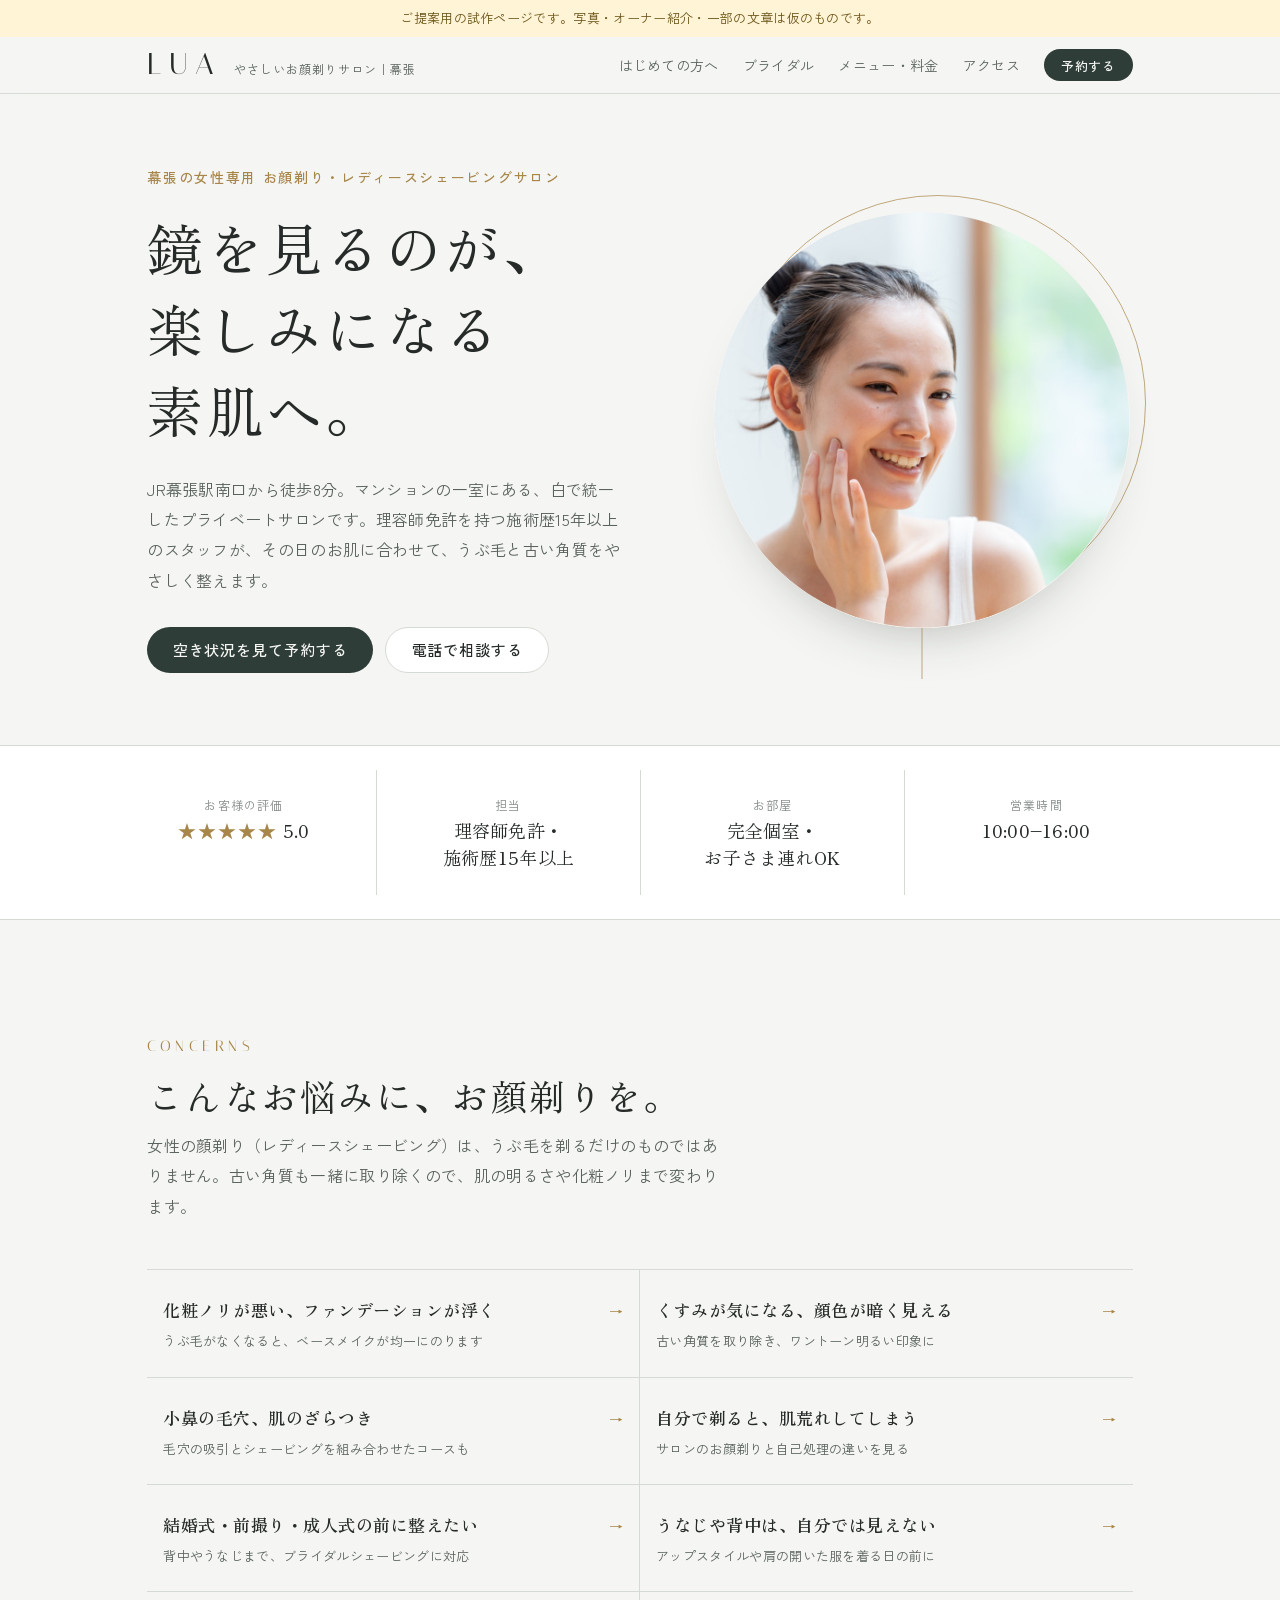
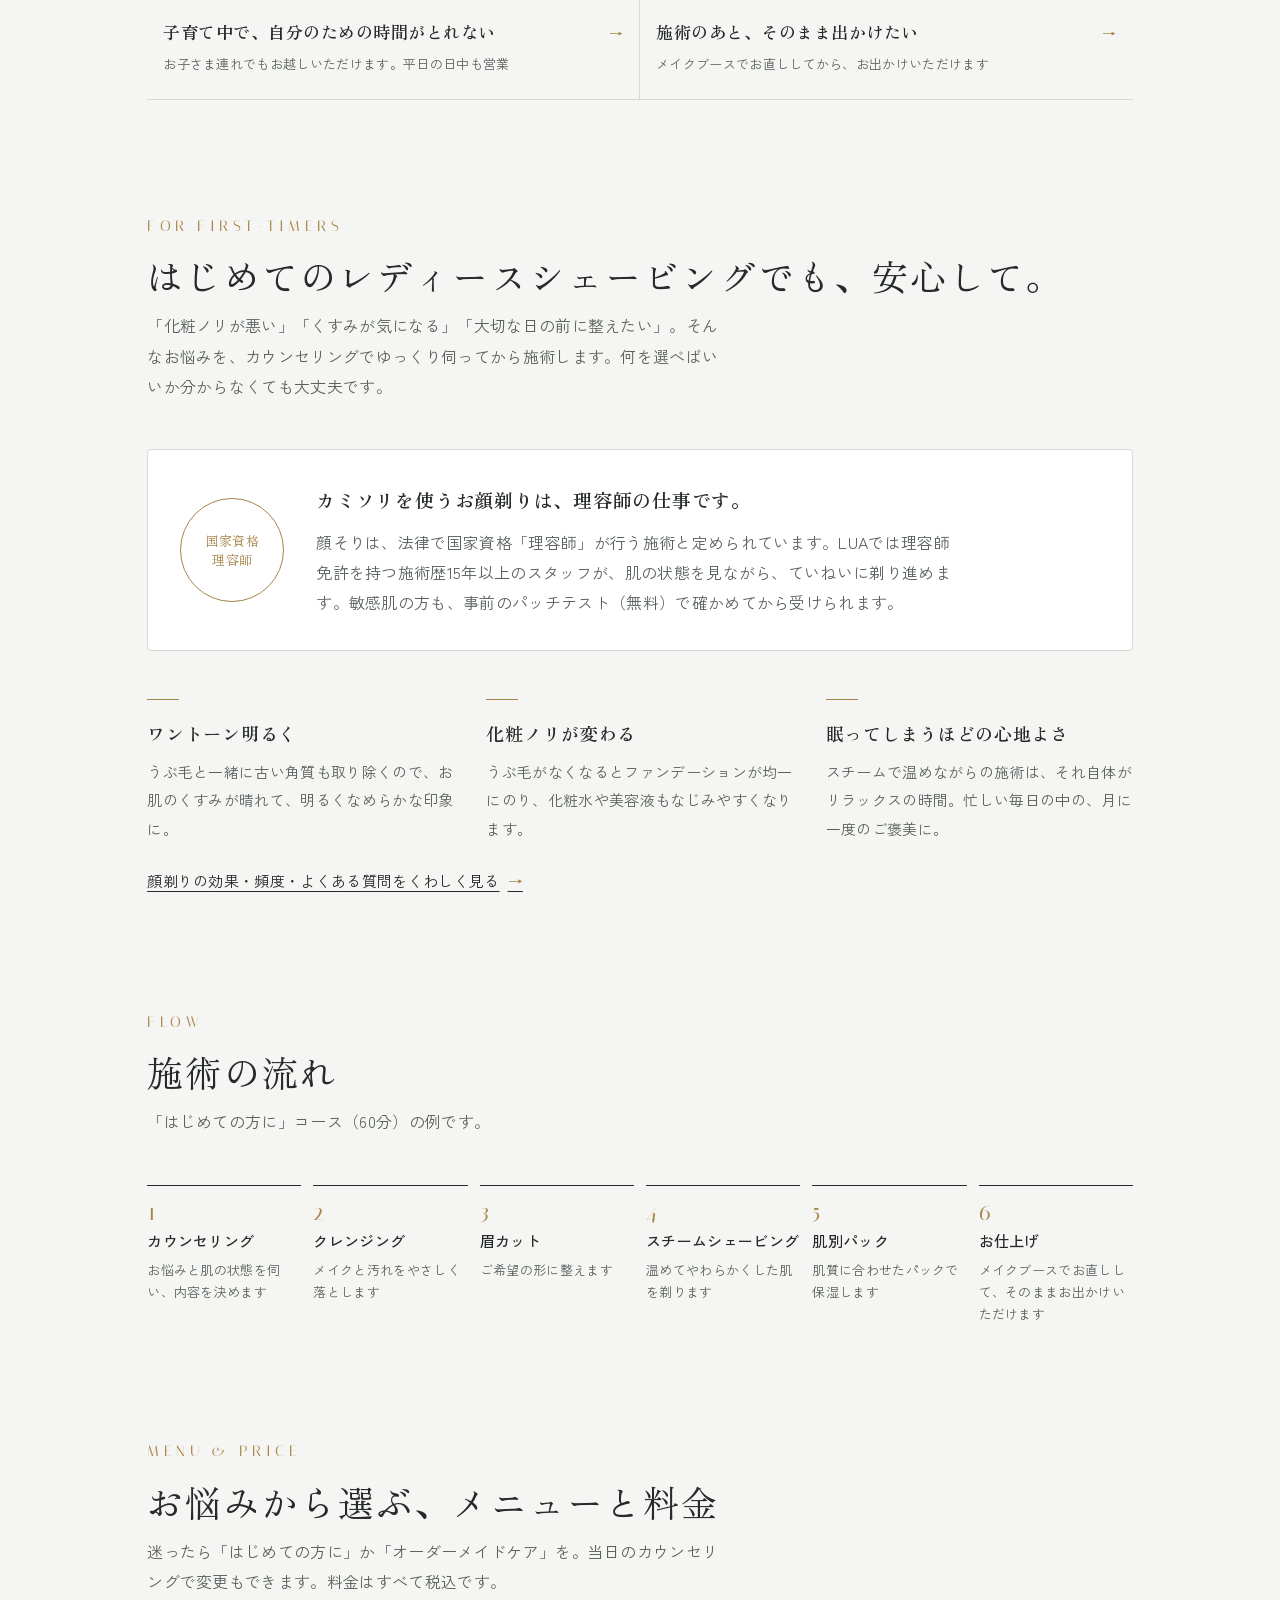
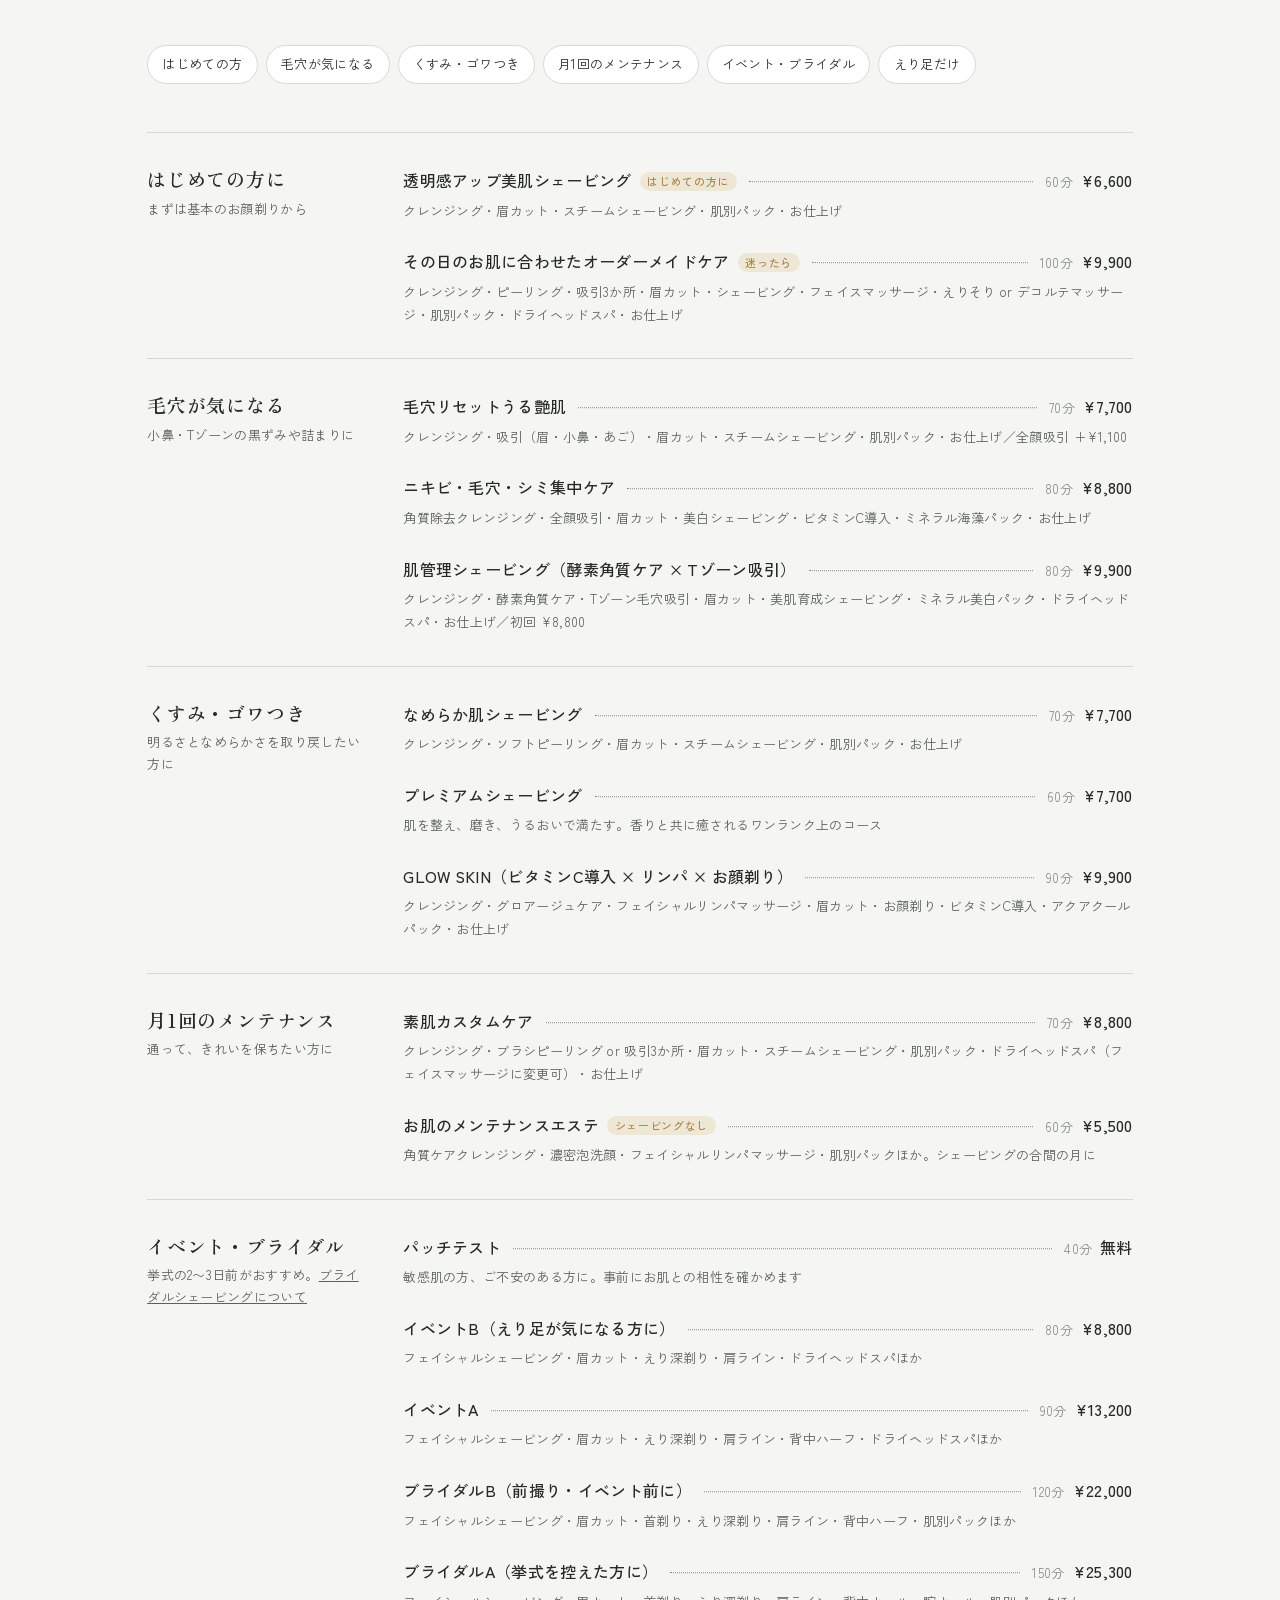
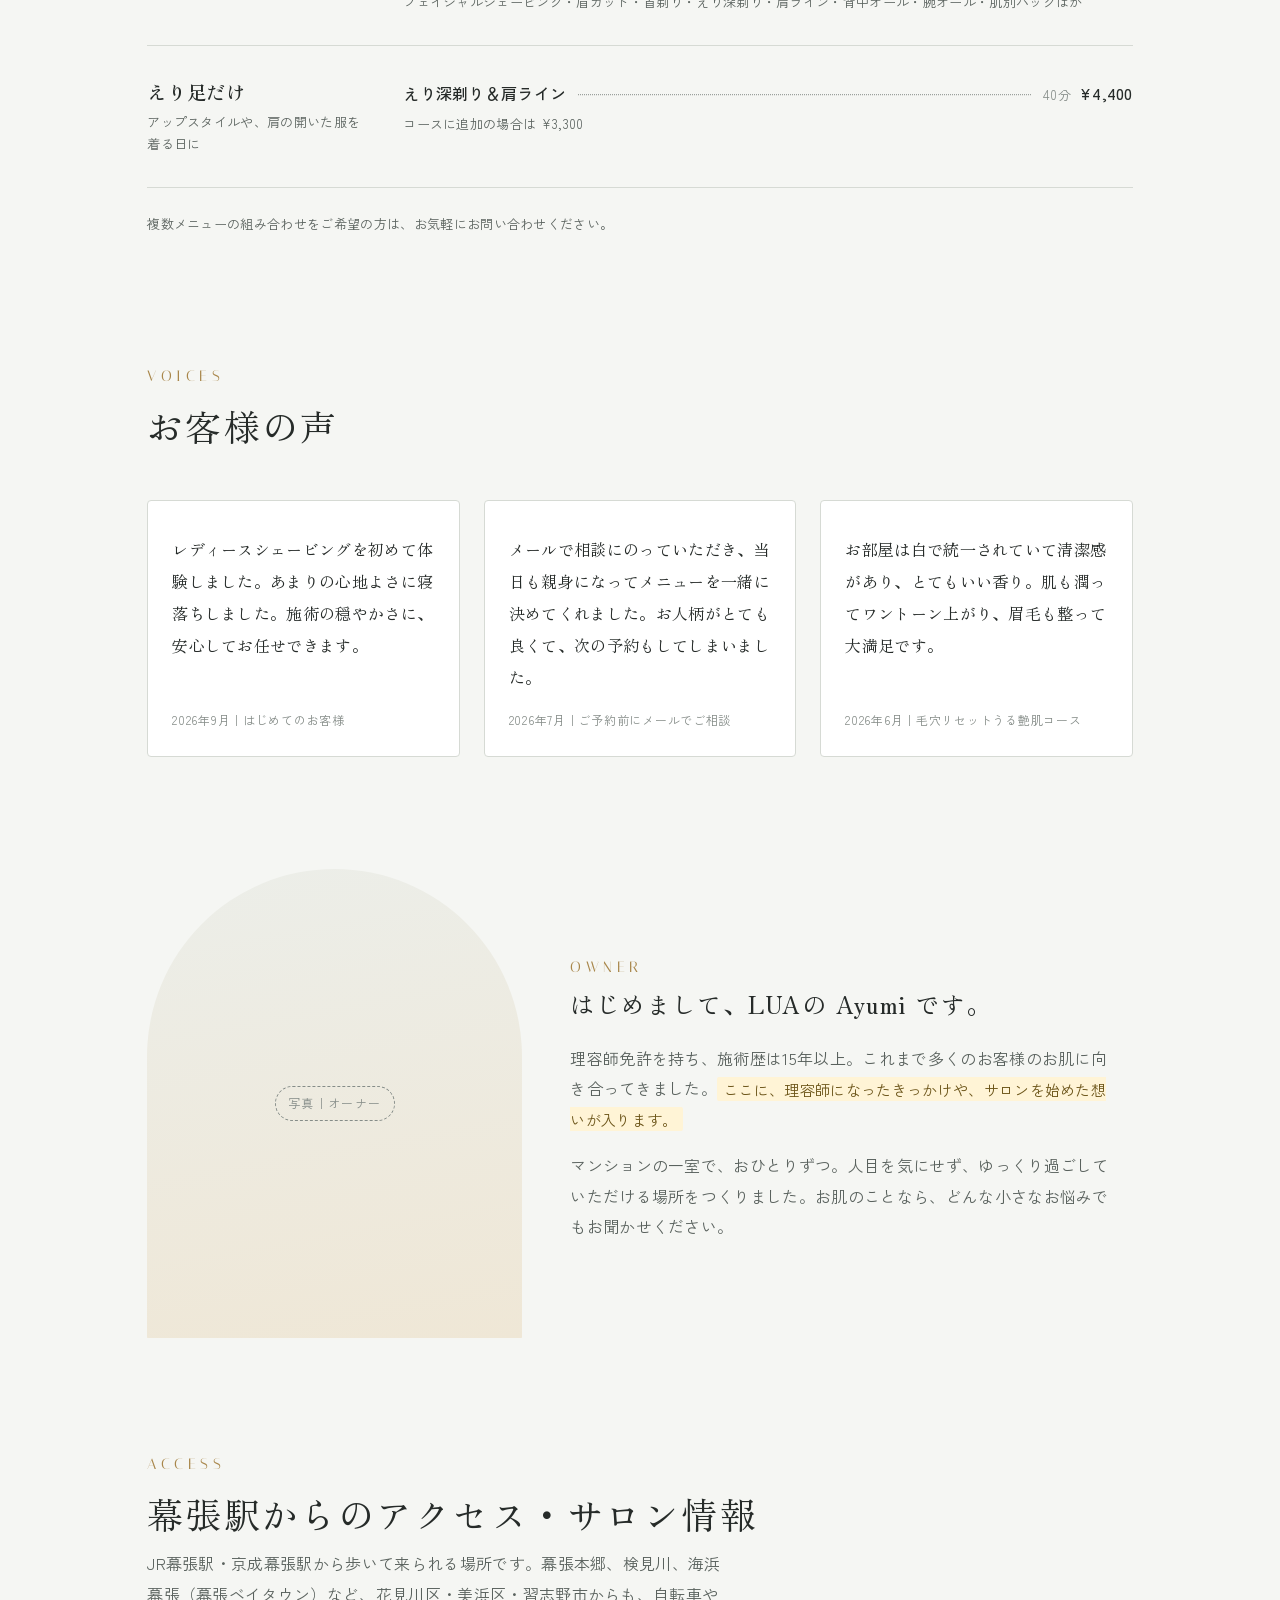
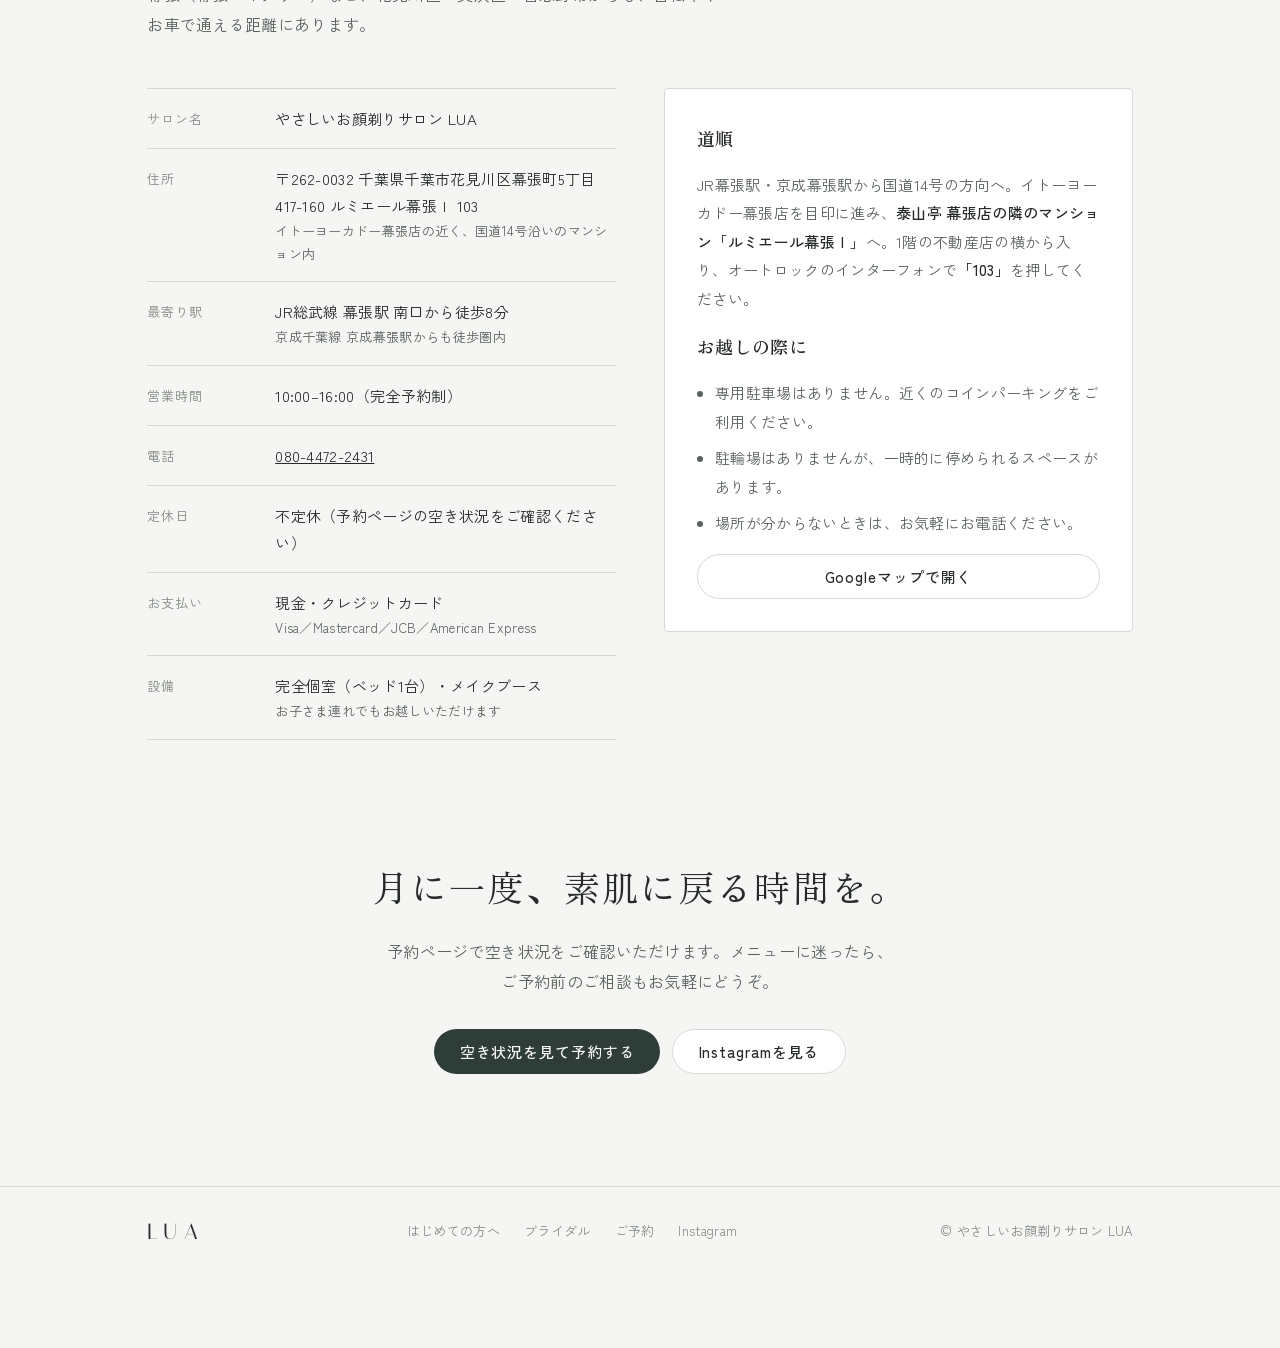
<file: index.html>
<!doctype html>
<html lang="ja">
<head>
<meta charset="utf-8">
<meta name="viewport" content="width=device-width, initial-scale=1">
<meta name="color-scheme" content="light">
<meta name="robots" content="noindex">  <!-- 試作の間だけ。本番公開時に削除 -->
<title>幕張の女性専用お顔剃りサロン LUA｜レディースシェービング｜千葉市花見川区</title>
<meta name="description" content="JR幕張駅南口から徒歩8分。女性専用・完全予約制のお顔剃り（レディースシェービング）サロンです。理容師免許を持つスタッフが、化粧ノリ・くすみ・毛穴のお悩みに合わせて施術します。結婚式や成人式前のブライダルシェービングにも対応。">
<link rel="canonical" href="https://lua-makuhari.jp/">
<meta property="og:type" content="website">
<meta property="og:locale" content="ja_JP">
<meta property="og:site_name" content="やさしいお顔剃りサロン LUA">
<meta property="og:title" content="幕張の女性専用お顔剃りサロン LUA｜レディースシェービング">
<meta property="og:description" content="JR幕張駅南口から徒歩8分。理容師免許を持つスタッフが、化粧ノリ・くすみ・毛穴のお悩みに合わせてお顔剃りします。">
<meta property="og:url" content="https://lua-makuhari.jp/">
<meta name="twitter:card" content="summary">
<link rel="preconnect" href="https://fonts.googleapis.com">
<link rel="preconnect" href="https://fonts.gstatic.com" crossorigin>
<link rel="stylesheet" href="https://fonts.googleapis.com/css2?family=Italiana&family=Zen+Kaku+Gothic+New:wght@400;500;700&family=Zen+Old+Mincho:wght@400;600&display=swap">
<link rel="stylesheet" href="assets/style.css">
<script type="application/ld+json">
{
  "@context": "https://schema.org",
  "@type": "BeautySalon",
  "@id": "https://lua-makuhari.jp/#salon",
  "name": "やさしいお顔剃りサロン LUA",
  "alternateName": "LUA レディースシェービング",
  "description": "JR幕張駅南口から徒歩8分、女性専用・完全予約制のお顔剃り（レディースシェービング）サロン。理容師免許を持つスタッフが施術します。",
  "url": "https://lua-makuhari.jp/",
  "telephone": "+81-80-4472-2431",
  "priceRange": "¥4,400〜¥25,300",
  "currenciesAccepted": "JPY",
  "paymentAccepted": "現金, クレジットカード",
  "address": {
    "@type": "PostalAddress",
    "postalCode": "262-0032",
    "addressCountry": "JP",
    "addressRegion": "千葉県",
    "addressLocality": "千葉市花見川区",
    "streetAddress": "幕張町5丁目417-160 ルミエール幕張Ⅰ 103"
  },
  "geo": { "@type": "GeoCoordinates", "latitude": 35.6558243, "longitude": 140.0532985 },
  "hasMap": "https://maps.app.goo.gl/avnBNUHa56a3eZBB7",
  "sameAs": [
    "https://www.instagram.com/lua_esthetic.makuhari/",
    "https://lua-makuhari.stores.jp/reserve/Lua0602"
  ]
}
</script>
</head>
<body>

<div class="draft-bar">ご提案用の試作ページです。写真・オーナー紹介・一部の文章は仮のものです。</div>

<header class="site-head">
  <div class="wrap">
    <a class="brand" href="index.html" aria-label="LUA トップへ">
      <span class="brand-mark">LUA</span>
      <span class="brand-sub">やさしいお顔剃りサロン｜幕張</span>
    </a>
    <nav class="nav" aria-label="サイト内メニュー">
      <a href="first/index.html">はじめての方へ</a>
      <a href="bridal/index.html">ブライダル</a>
      <a href="#menu">メニュー・料金</a>
      <a href="#access">アクセス</a>
      <a class="btn btn-primary btn-sm" href="https://lua-makuhari.stores.jp/reserve/Lua0602/2337640/book/course_type" target="_blank" rel="noopener">予約する</a>
    </nav>
  </div>
</header>

<main id="top">
  <section class="hero">
    <div class="wrap">
      <div>
        <h1 class="eyebrow">幕張の女性専用 お顔剃り・レディースシェービングサロン</h1>
        <p class="hero-catch"><span class="nw">鏡を見るのが、</span><br><span class="nw">楽しみになる</span><span class="nw">素肌へ。</span></p>
        <p class="hero-lead">JR幕張駅南口から徒歩8分。マンションの一室にある、白で統一したプライベートサロンです。理容師免許を持つ施術歴15年以上のスタッフが、その日のお肌に合わせて、うぶ毛と古い角質をやさしく整えます。</p>
        <div class="hero-cta">
          <a class="btn btn-primary" href="https://lua-makuhari.stores.jp/reserve/Lua0602/2337640/book/course_type" target="_blank" rel="noopener">空き状況を見て予約する</a>
          <a class="btn btn-ghost" href="tel:08044722431">電話で相談する</a>
        </div>
      </div>
      <div class="mirror">
        <div class="mirror-glass">
          <img src="assets/hero.jpg" width="900" height="900" alt="明るい部屋で、なめらかな頬に手を添えてほほえむ女性。" fetchpriority="high">
        </div>
        <div class="mirror-handle" aria-hidden="true"></div>
      </div>
    </div>
  </section>

  <div class="facts">
    <div class="wrap">
      <dl>
        <div><dt>お客様の評価</dt><dd><span class="stars">★★★★★</span> 5.0</dd></div>
        <div><dt>担当</dt><dd>理容師免許・<br>施術歴15年以上</dd></div>
        <div><dt>お部屋</dt><dd>完全個室・<br>お子さま連れOK</dd></div>
        <div><dt>営業時間</dt><dd>10:00–16:00</dd></div>
      </dl>
    </div>
  </div>

  <section class="block" id="needs">
    <div class="wrap">
      <div class="sec-head">
        <span class="sec-kicker">Concerns</span>
        <h2>こんなお悩みに、お顔剃りを。</h2>
        <p>女性の顔剃り（レディースシェービング）は、うぶ毛を剃るだけのものではありません。古い角質も一緒に取り除くので、肌の明るさや化粧ノリまで変わります。</p>
      </div>
      <ul class="needs">
        <li><a href="#m-first"><div><b>化粧ノリが悪い、ファンデーションが浮く</b><span>うぶ毛がなくなると、ベースメイクが均一にのります</span></div><i>→</i></a></li>
        <li><a href="#m-dull"><div><b>くすみが気になる、顔色が暗く見える</b><span>古い角質を取り除き、ワントーン明るい印象に</span></div><i>→</i></a></li>
        <li><a href="#m-pore"><div><b>小鼻の毛穴、肌のざらつき</b><span>毛穴の吸引とシェービングを組み合わせたコースも</span></div><i>→</i></a></li>
        <li><a href="first/index.html#self"><div><b>自分で剃ると、肌荒れしてしまう</b><span>サロンのお顔剃りと自己処理の違いを見る</span></div><i>→</i></a></li>
        <li><a href="bridal/index.html"><div><b>結婚式・前撮り・成人式の前に整えたい</b><span>背中やうなじまで、ブライダルシェービングに対応</span></div><i>→</i></a></li>
        <li><a href="#m-nape"><div><b>うなじや背中は、自分では見えない</b><span>アップスタイルや肩の開いた服を着る日の前に</span></div><i>→</i></a></li>
        <li><a href="#access"><div><b>子育て中で、自分のための時間がとれない</b><span>お子さま連れでもお越しいただけます。平日の日中も営業</span></div><i>→</i></a></li>
        <li><a href="#flow"><div><b>施術のあと、そのまま出かけたい</b><span>メイクブースでお直ししてから、お出かけいただけます</span></div><i>→</i></a></li>
      </ul>
    </div>
  </section>

  <section class="block" id="about">
    <div class="wrap">
      <div class="sec-head">
        <span class="sec-kicker">For first-timers</span>
        <h2>はじめてのレディースシェービングでも、安心して。</h2>
        <p>「化粧ノリが悪い」「くすみが気になる」「大切な日の前に整えたい」。そんなお悩みを、カウンセリングでゆっくり伺ってから施術します。何を選べばいいか分からなくても大丈夫です。</p>
      </div>

      <div class="license">
        <div class="license-seal">国家資格<br>理容師</div>
        <div>
          <h3>カミソリを使うお顔剃りは、理容師の仕事です。</h3>
          <p>顔そりは、法律で国家資格「理容師」が行う施術と定められています。LUAでは理容師免許を持つ施術歴15年以上のスタッフが、肌の状態を見ながら、ていねいに剃り進めます。敏感肌の方も、事前のパッチテスト（無料）で確かめてから受けられます。</p>
        </div>
      </div>

      <div class="benefits">
        <div class="benefit">
          <h3>ワントーン明るく</h3>
          <p>うぶ毛と一緒に古い角質も取り除くので、お肌のくすみが晴れて、明るくなめらかな印象に。</p>
        </div>
        <div class="benefit">
          <h3>化粧ノリが変わる</h3>
          <p>うぶ毛がなくなるとファンデーションが均一にのり、化粧水や美容液もなじみやすくなります。</p>
        </div>
        <div class="benefit">
          <h3>眠ってしまうほどの心地よさ</h3>
          <p>スチームで温めながらの施術は、それ自体がリラックスの時間。忙しい毎日の中の、月に一度のご褒美に。</p>
        </div>
      </div>
      <a class="more-link" href="first/index.html">顔剃りの効果・頻度・よくある質問をくわしく見る</a>
    </div>
  </section>

  <section class="block" id="flow">
    <div class="wrap">
      <div class="sec-head">
        <span class="sec-kicker">Flow</span>
        <h2>施術の流れ</h2>
        <p>「はじめての方に」コース（60分）の例です。</p>
      </div>
      <ol class="flow">
        <li><b>カウンセリング</b><span>お悩みと肌の状態を伺い、内容を決めます</span></li>
        <li><b>クレンジング</b><span>メイクと汚れをやさしく落とします</span></li>
        <li><b>眉カット</b><span>ご希望の形に整えます</span></li>
        <li><b>スチームシェービング</b><span>温めてやわらかくした肌を剃ります</span></li>
        <li><b>肌別パック</b><span>肌質に合わせたパックで保湿します</span></li>
        <li><b>お仕上げ</b><span>メイクブースでお直しして、そのままお出かけいただけます</span></li>
      </ol>
    </div>
  </section>

  <section class="block" id="menu">
    <div class="wrap">
      <div class="sec-head">
        <span class="sec-kicker">Menu &amp; Price</span>
        <h2>お悩みから選ぶ、メニューと料金</h2>
        <p>迷ったら「はじめての方に」か「オーダーメイドケア」を。当日のカウンセリングで変更もできます。料金はすべて税込です。</p>
      </div>

      <nav class="chips" aria-label="お悩み別に移動">
        <a class="chip" href="#m-first">はじめての方</a>
        <a class="chip" href="#m-pore">毛穴が気になる</a>
        <a class="chip" href="#m-dull">くすみ・ゴワつき</a>
        <a class="chip" href="#m-keep">月1回のメンテナンス</a>
        <a class="chip" href="#m-event">イベント・ブライダル</a>
        <a class="chip" href="#m-nape">えり足だけ</a>
      </nav>

      <div class="menu-group" id="m-first">
        <div class="mg-title"><h3>はじめての方に</h3><p>まずは基本のお顔剃りから</p></div>
        <ul class="items">
          <li>
            <div class="item-top"><span class="item-name">透明感アップ美肌シェービング<span class="tag">はじめての方に</span></span><span class="item-lead"></span><span class="item-price"><small>60分</small>¥6,600</span></div>
            <p class="item-desc">クレンジング・眉カット・スチームシェービング・肌別パック・お仕上げ</p>
          </li>
          <li>
            <div class="item-top"><span class="item-name">その日のお肌に合わせたオーダーメイドケア<span class="tag">迷ったら</span></span><span class="item-lead"></span><span class="item-price"><small>100分</small>¥9,900</span></div>
            <p class="item-desc">クレンジング・ピーリング・吸引3か所・眉カット・シェービング・フェイスマッサージ・えりそり or デコルテマッサージ・肌別パック・ドライヘッドスパ・お仕上げ</p>
          </li>
        </ul>
      </div>

      <div class="menu-group" id="m-pore">
        <div class="mg-title"><h3>毛穴が気になる</h3><p>小鼻・Tゾーンの黒ずみや詰まりに</p></div>
        <ul class="items">
          <li>
            <div class="item-top"><span class="item-name">毛穴リセットうる艶肌</span><span class="item-lead"></span><span class="item-price"><small>70分</small>¥7,700</span></div>
            <p class="item-desc">クレンジング・吸引（眉・小鼻・あご）・眉カット・スチームシェービング・肌別パック・お仕上げ／全顔吸引 +¥1,100</p>
          </li>
          <li>
            <div class="item-top"><span class="item-name">ニキビ・毛穴・シミ集中ケア</span><span class="item-lead"></span><span class="item-price"><small>80分</small>¥8,800</span></div>
            <p class="item-desc">角質除去クレンジング・全顔吸引・眉カット・美白シェービング・ビタミンC導入・ミネラル海藻パック・お仕上げ</p>
          </li>
          <li>
            <div class="item-top"><span class="item-name">肌管理シェービング（酵素角質ケア × Tゾーン吸引）</span><span class="item-lead"></span><span class="item-price"><small>80分</small>¥9,900</span></div>
            <p class="item-desc">クレンジング・酵素角質ケア・Tゾーン毛穴吸引・眉カット・美肌育成シェービング・ミネラル美白パック・ドライヘッドスパ・お仕上げ／初回 ¥8,800</p>
          </li>
        </ul>
      </div>

      <div class="menu-group" id="m-dull">
        <div class="mg-title"><h3>くすみ・ゴワつき</h3><p>明るさとなめらかさを取り戻したい方に</p></div>
        <ul class="items">
          <li>
            <div class="item-top"><span class="item-name">なめらか肌シェービング</span><span class="item-lead"></span><span class="item-price"><small>70分</small>¥7,700</span></div>
            <p class="item-desc">クレンジング・ソフトピーリング・眉カット・スチームシェービング・肌別パック・お仕上げ</p>
          </li>
          <li>
            <div class="item-top"><span class="item-name">プレミアムシェービング</span><span class="item-lead"></span><span class="item-price"><small>60分</small>¥7,700</span></div>
            <p class="item-desc">肌を整え、磨き、うるおいで満たす。香りと共に癒されるワンランク上のコース</p>
          </li>
          <li>
            <div class="item-top"><span class="item-name">GLOW SKIN（ビタミンC導入 × リンパ × お顔剃り）</span><span class="item-lead"></span><span class="item-price"><small>90分</small>¥9,900</span></div>
            <p class="item-desc">クレンジング・グロアージュケア・フェイシャルリンパマッサージ・眉カット・お顔剃り・ビタミンC導入・アクアクールパック・お仕上げ</p>
          </li>
        </ul>
      </div>

      <div class="menu-group" id="m-keep">
        <div class="mg-title"><h3>月1回のメンテナンス</h3><p>通って、きれいを保ちたい方に</p></div>
        <ul class="items">
          <li>
            <div class="item-top"><span class="item-name">素肌カスタムケア</span><span class="item-lead"></span><span class="item-price"><small>70分</small>¥8,800</span></div>
            <p class="item-desc">クレンジング・ブラシピーリング or 吸引3か所・眉カット・スチームシェービング・肌別パック・ドライヘッドスパ（フェイスマッサージに変更可）・お仕上げ</p>
          </li>
          <li>
            <div class="item-top"><span class="item-name">お肌のメンテナンスエステ<span class="tag">シェービングなし</span></span><span class="item-lead"></span><span class="item-price"><small>60分</small>¥5,500</span></div>
            <p class="item-desc">角質ケアクレンジング・濃密泡洗顔・フェイシャルリンパマッサージ・肌別パックほか。シェービングの合間の月に</p>
          </li>
        </ul>
      </div>

      <div class="menu-group" id="m-event">
        <div class="mg-title"><h3>イベント・ブライダル</h3><p>挙式の2〜3日前がおすすめ。<a href="bridal/index.html">ブライダルシェービングについて</a></p></div>
        <ul class="items">
          <li>
            <div class="item-top"><span class="item-name">パッチテスト</span><span class="item-lead"></span><span class="item-price"><small>40分</small>無料</span></div>
            <p class="item-desc">敏感肌の方、ご不安のある方に。事前にお肌との相性を確かめます</p>
          </li>
          <li>
            <div class="item-top"><span class="item-name">イベントB（えり足が気になる方に）</span><span class="item-lead"></span><span class="item-price"><small>80分</small>¥8,800</span></div>
            <p class="item-desc">フェイシャルシェービング・眉カット・えり深剃り・肩ライン・ドライヘッドスパほか</p>
          </li>
          <li>
            <div class="item-top"><span class="item-name">イベントA</span><span class="item-lead"></span><span class="item-price"><small>90分</small>¥13,200</span></div>
            <p class="item-desc">フェイシャルシェービング・眉カット・えり深剃り・肩ライン・背中ハーフ・ドライヘッドスパほか</p>
          </li>
          <li>
            <div class="item-top"><span class="item-name">ブライダルB（前撮り・イベント前に）</span><span class="item-lead"></span><span class="item-price"><small>120分</small>¥22,000</span></div>
            <p class="item-desc">フェイシャルシェービング・眉カット・首剃り・えり深剃り・肩ライン・背中ハーフ・肌別パックほか</p>
          </li>
          <li>
            <div class="item-top"><span class="item-name">ブライダルA（挙式を控えた方に）</span><span class="item-lead"></span><span class="item-price"><small>150分</small>¥25,300</span></div>
            <p class="item-desc">フェイシャルシェービング・眉カット・首剃り・えり深剃り・肩ライン・背中オール・腕オール・肌別パックほか</p>
          </li>
        </ul>
      </div>

      <div class="menu-group" id="m-nape">
        <div class="mg-title"><h3>えり足だけ</h3><p>アップスタイルや、肩の開いた服を着る日に</p></div>
        <ul class="items">
          <li>
            <div class="item-top"><span class="item-name">えり深剃り＆肩ライン</span><span class="item-lead"></span><span class="item-price"><small>40分</small>¥4,400</span></div>
            <p class="item-desc">コースに追加の場合は ¥3,300</p>
          </li>
        </ul>
      </div>

      <p class="menu-note">複数メニューの組み合わせをご希望の方は、お気軽にお問い合わせください。</p>
    </div>
  </section>

  <section class="block" id="voice">
    <div class="wrap">
      <div class="sec-head">
        <span class="sec-kicker">Voices</span>
        <h2>お客様の声</h2>
      </div>
      <div class="voices">
        <figure class="voice">
          <blockquote>レディースシェービングを初めて体験しました。あまりの心地よさに寝落ちしました。施術の穏やかさに、安心してお任せできます。</blockquote>
          <figcaption>2026年9月｜はじめてのお客様</figcaption>
        </figure>
        <figure class="voice">
          <blockquote>メールで相談にのっていただき、当日も親身になってメニューを一緒に決めてくれました。お人柄がとても良くて、次の予約もしてしまいました。</blockquote>
          <figcaption>2026年7月｜ご予約前にメールでご相談</figcaption>
        </figure>
        <figure class="voice">
          <blockquote>お部屋は白で統一されていて清潔感があり、とてもいい香り。肌も潤ってワントーン上がり、眉毛も整って大満足です。</blockquote>
          <figcaption>2026年6月｜毛穴リセットうる艶肌コース</figcaption>
        </figure>
      </div>
    </div>
  </section>

  <section class="block" id="owner">
    <div class="wrap owner">
      <div class="owner-photo"><span class="ph-label">写真｜オーナー</span></div>
      <div>
        <span class="sec-kicker">Owner</span>
        <h3>はじめまして、LUAの Ayumi です。</h3>
        <p>理容師免許を持ち、施術歴は15年以上。これまで多くのお客様のお肌に向き合ってきました。<span class="fill-in">ここに、理容師になったきっかけや、サロンを始めた想いが入ります。</span></p>
        <p>マンションの一室で、おひとりずつ。人目を気にせず、ゆっくり過ごしていただける場所をつくりました。お肌のことなら、どんな小さなお悩みでもお聞かせください。</p>
      </div>
    </div>
  </section>

  <section class="block" id="access">
    <div class="wrap">
      <div class="sec-head">
        <span class="sec-kicker">Access</span>
        <h2>幕張駅からのアクセス・サロン情報</h2>
        <p>JR幕張駅・京成幕張駅から歩いて来られる場所です。幕張本郷、検見川、海浜幕張（幕張ベイタウン）など、花見川区・美浜区・習志野市からも、自転車やお車で通える距離にあります。</p>
      </div>
      <div class="access">
        <dl class="info">
          <div><dt>サロン名</dt><dd>やさしいお顔剃りサロン LUA</dd></div>
          <div><dt>住所</dt><dd>〒262-0032 千葉県千葉市花見川区幕張町5丁目417-160 ルミエール幕張Ⅰ 103<small>イトーヨーカドー幕張店の近く、国道14号沿いのマンション内</small></dd></div>
          <div><dt>最寄り駅</dt><dd>JR総武線 幕張駅 南口から徒歩8分<small>京成千葉線 京成幕張駅からも徒歩圏内</small></dd></div>
          <div><dt>営業時間</dt><dd>10:00–16:00（完全予約制）</dd></div>
          <div><dt>電話</dt><dd><a href="tel:08044722431">080-4472-2431</a></dd></div>
          <div><dt>定休日</dt><dd>不定休（予約ページの空き状況をご確認ください）</dd></div>
          <div><dt>お支払い</dt><dd>現金・クレジットカード<small>Visa／Mastercard／JCB／American Express</small></dd></div>
          <div><dt>設備</dt><dd>完全個室（ベッド1台）・メイクブース<small>お子さま連れでもお越しいただけます</small></dd></div>
        </dl>
        <div class="map-card">
          <h3>道順</h3>
          <p class="route">JR幕張駅・京成幕張駅から国道14号の方向へ。イトーヨーカドー幕張店を目印に進み、<strong>泰山亭 幕張店の隣のマンション「ルミエール幕張Ⅰ」</strong>へ。1階の不動産店の横から入り、オートロックのインターフォンで<strong>「103」</strong>を押してください。</p>
          <h3>お越しの際に</h3>
          <ul>
            <li>専用駐車場はありません。近くのコインパーキングをご利用ください。</li>
            <li>駐輪場はありませんが、一時的に停められるスペースがあります。</li>
            <li>場所が分からないときは、お気軽にお電話ください。</li>
          </ul>
          <a class="btn btn-ghost" href="https://maps.app.goo.gl/avnBNUHa56a3eZBB7" target="_blank" rel="noopener">Googleマップで開く</a>
        </div>
      </div>
    </div>
  </section>

  <section class="closing">
    <div class="wrap">
      <h2>月に一度、素肌に戻る時間を。</h2>
      <p>予約ページで空き状況をご確認いただけます。メニューに迷ったら、ご予約前のご相談もお気軽にどうぞ。</p>
      <div class="hero-cta">
        <a class="btn btn-primary" href="https://lua-makuhari.stores.jp/reserve/Lua0602/2337640/book/course_type" target="_blank" rel="noopener">空き状況を見て予約する</a>
        <a class="btn btn-ghost" href="https://www.instagram.com/lua_esthetic.makuhari/" target="_blank" rel="noopener">Instagramを見る</a>
      </div>
    </div>
  </section>
</main>

<footer class="site-foot">
  <div class="wrap">
    <span class="brand-mark">LUA</span>
    <div class="foot-links">
      <a href="first/index.html">はじめての方へ</a>
      <a href="bridal/index.html">ブライダル</a>
      <a href="https://lua-makuhari.stores.jp/reserve/Lua0602" target="_blank" rel="noopener">ご予約</a>
      <a href="https://www.instagram.com/lua_esthetic.makuhari/" target="_blank" rel="noopener">Instagram</a>
    </div>
    <span>© やさしいお顔剃りサロン LUA</span>
  </div>
</footer>

<div class="dock">
  <a class="btn btn-ghost" href="tel:08044722431">電話する</a>
  <a class="btn btn-primary" href="https://lua-makuhari.stores.jp/reserve/Lua0602/2337640/book/course_type" target="_blank" rel="noopener">予約する</a>
</div>

</body>
</html>
</file>
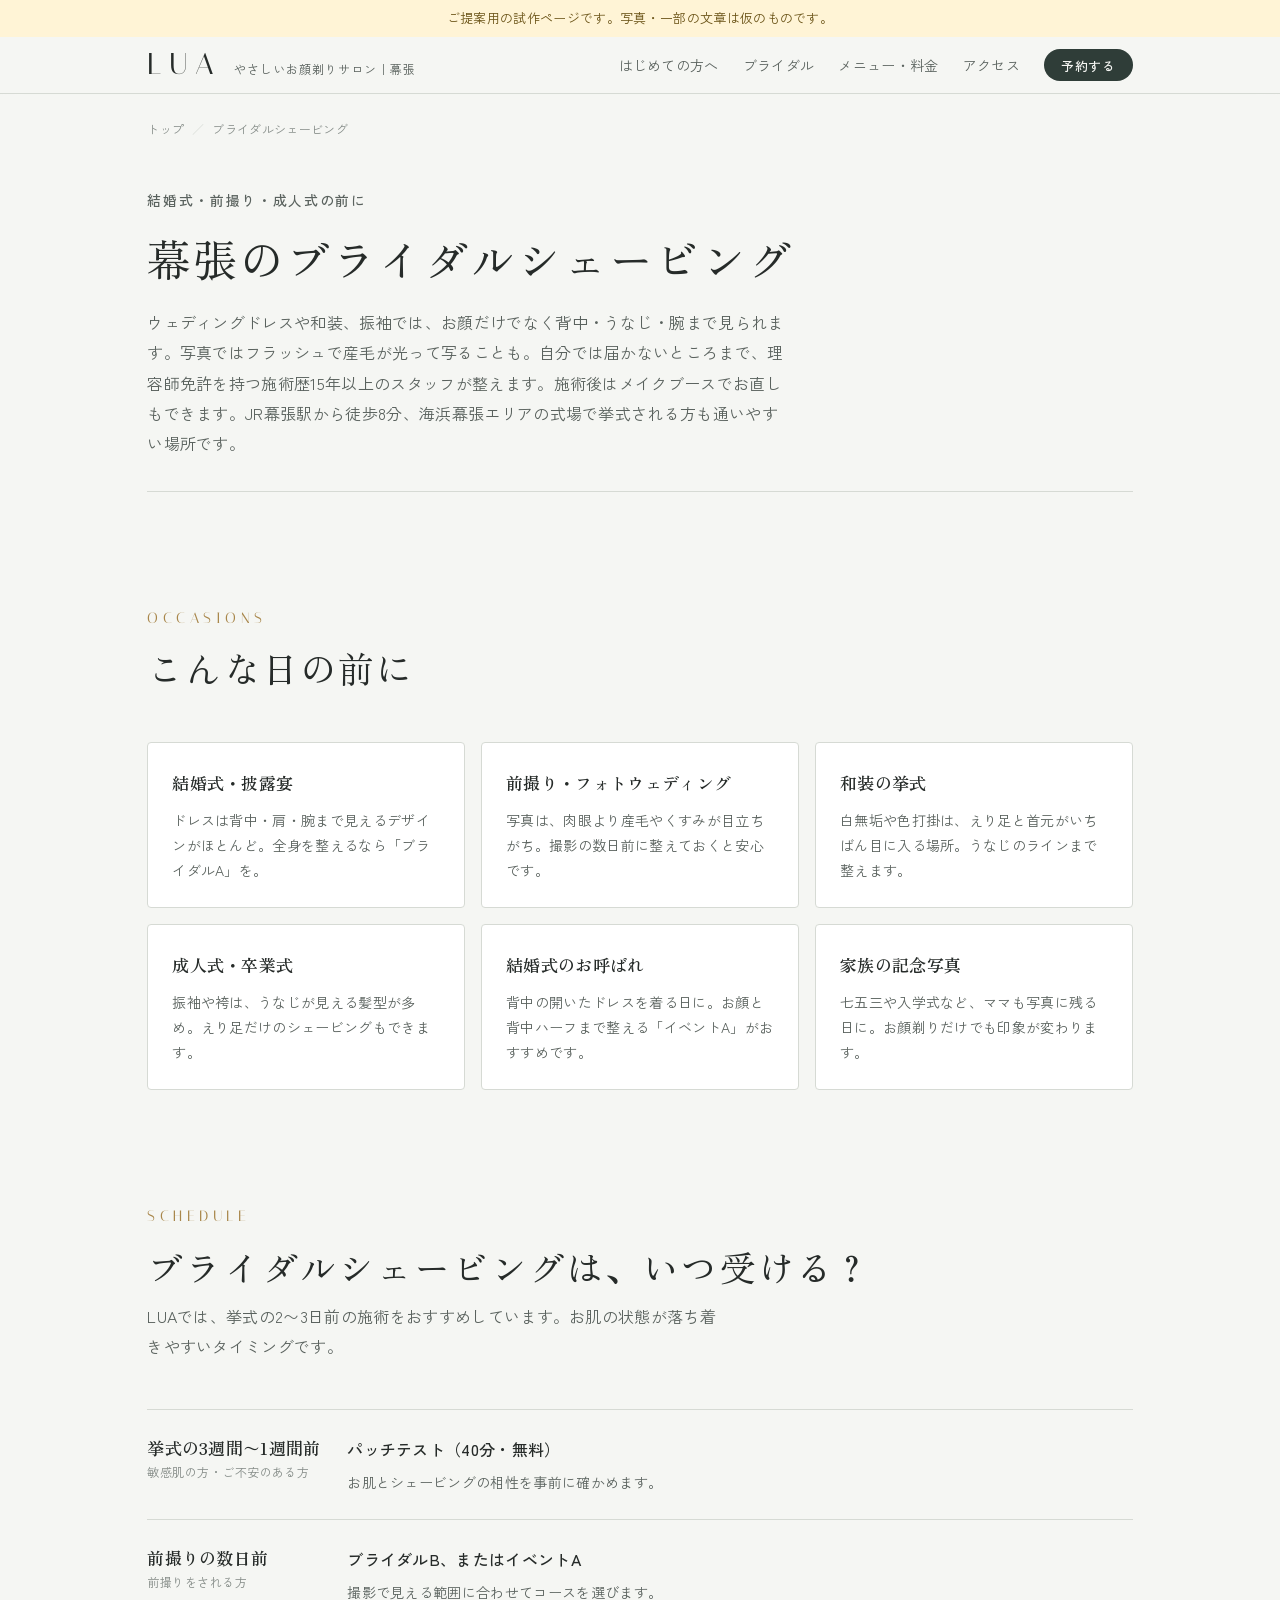
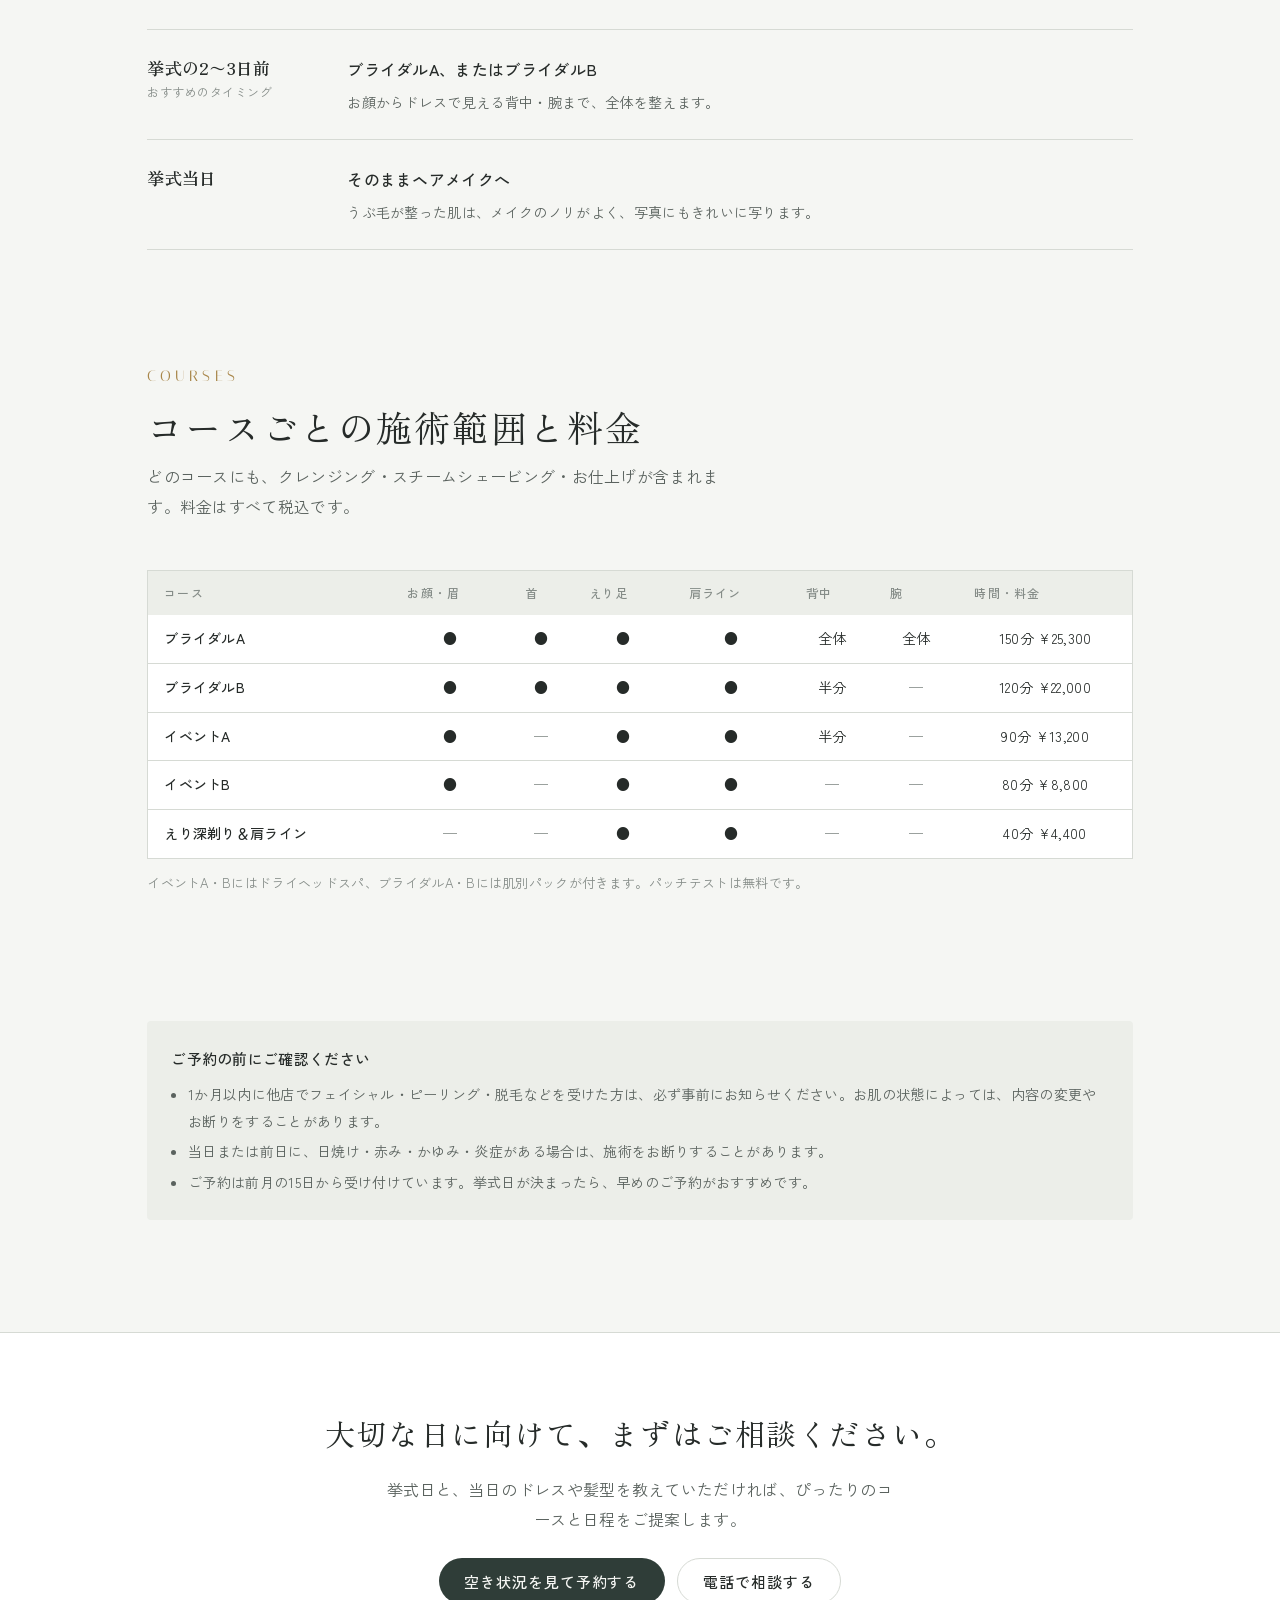
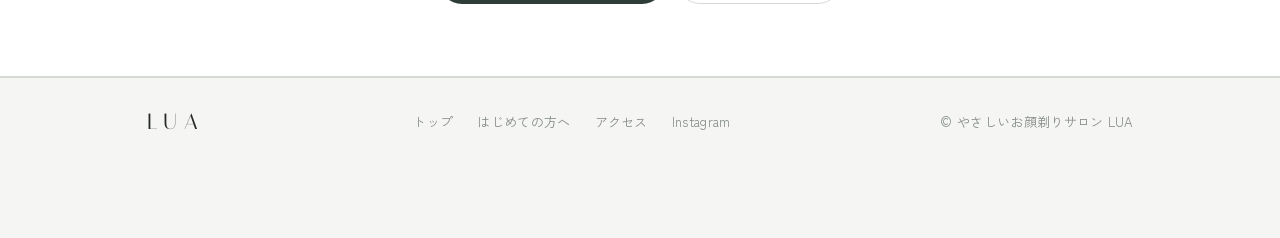
<file: bridal/index.html>
<!doctype html>
<html lang="ja">
<head>
<meta charset="utf-8">
<meta name="viewport" content="width=device-width, initial-scale=1">
<meta name="color-scheme" content="light">
<meta name="robots" content="noindex">  <!-- 試作の間だけ。本番公開時に削除 -->
<title>幕張のブライダルシェービング｜結婚式・前撮り・成人式前の顔剃り｜LUA</title>
<meta name="description" content="結婚式・前撮り・成人式の前のブライダルシェービングなら、JR幕張駅から徒歩8分のLUAへ。お顔から背中・うなじ・腕まで、理容師免許を持つスタッフが施術します。挙式の2〜3日前がおすすめ。無料のパッチテストもあります。">
<link rel="canonical" href="https://lua-makuhari.jp/bridal/">
<meta property="og:type" content="article">
<meta property="og:locale" content="ja_JP">
<meta property="og:site_name" content="やさしいお顔剃りサロン LUA">
<meta property="og:title" content="幕張のブライダルシェービング｜結婚式・前撮り・成人式前の顔剃り">
<meta property="og:description" content="お顔から背中・うなじ・腕まで。挙式の2〜3日前がおすすめ。無料のパッチテストもあります。">
<meta property="og:url" content="https://lua-makuhari.jp/bridal/">
<meta name="twitter:card" content="summary">
<link rel="preconnect" href="https://fonts.googleapis.com">
<link rel="preconnect" href="https://fonts.gstatic.com" crossorigin>
<link rel="stylesheet" href="https://fonts.googleapis.com/css2?family=Italiana&family=Zen+Kaku+Gothic+New:wght@400;500;700&family=Zen+Old+Mincho:wght@400;600&display=swap">
<link rel="stylesheet" href="../assets/style.css">
<script type="application/ld+json">
{
  "@context": "https://schema.org",
  "@graph": [
    {
      "@type": "BreadcrumbList",
      "itemListElement": [
        { "@type": "ListItem", "position": 1, "name": "トップ", "item": "https://lua-makuhari.jp/" },
        { "@type": "ListItem", "position": 2, "name": "ブライダルシェービング", "item": "https://lua-makuhari.jp/bridal/" }
      ]
    },
    {
      "@type": "Service",
      "name": "ブライダルシェービング",
      "serviceType": "ブライダルシェービング",
      "description": "結婚式・前撮り・成人式の前に、お顔・うなじ・背中・腕を整えるシェービング。",
      "provider": { "@id": "https://lua-makuhari.jp/#salon" },
      "areaServed": "千葉県千葉市",
      "url": "https://lua-makuhari.jp/bridal/"
    }
  ]
}
</script>
</head>
<body>

<div class="draft-bar">ご提案用の試作ページです。写真・一部の文章は仮のものです。</div>

<header class="site-head">
  <div class="wrap">
    <a class="brand" href="../index.html" aria-label="LUA トップへ">
      <span class="brand-mark">LUA</span>
      <span class="brand-sub">やさしいお顔剃りサロン｜幕張</span>
    </a>
    <nav class="nav" aria-label="サイト内メニュー">
      <a href="../first/index.html">はじめての方へ</a>
      <a href="index.html" aria-current="page">ブライダル</a>
      <a href="../index.html#menu">メニュー・料金</a>
      <a href="../index.html#access">アクセス</a>
      <a class="btn btn-primary btn-sm" href="https://lua-makuhari.stores.jp/reserve/Lua0602/2337640/book/course_type" target="_blank" rel="noopener">予約する</a>
    </nav>
  </div>
</header>

<main>
  <div class="wrap">
    <nav class="crumbs" aria-label="現在の位置">
      <ol><li><a href="../index.html">トップ</a></li><li aria-current="page">ブライダルシェービング</li></ol>
    </nav>
    <div class="page-hero">
      <p class="eyebrow">結婚式・前撮り・成人式の前に</p>
      <h1>幕張のブライダルシェービング</h1>
      <p>ウェディングドレスや和装、振袖では、お顔だけでなく背中・うなじ・腕まで見られます。写真ではフラッシュで産毛が光って写ることも。自分では届かないところまで、理容師免許を持つ施術歴15年以上のスタッフが整えます。施術後はメイクブースでお直しもできます。JR幕張駅から徒歩8分、海浜幕張エリアの式場で挙式される方も通いやすい場所です。</p>
    </div>
  </div>

  <section class="block" id="occasions">
    <div class="wrap">
      <div class="sec-head">
        <span class="sec-kicker">Occasions</span>
        <h2>こんな日の前に</h2>
      </div>
      <div class="occasions">
        <div class="occasion"><h3>結婚式・披露宴</h3><p>ドレスは背中・肩・腕まで見えるデザインがほとんど。全身を整えるなら「ブライダルA」を。</p></div>
        <div class="occasion"><h3>前撮り・フォトウェディング</h3><p>写真は、肉眼より産毛やくすみが目立ちがち。撮影の数日前に整えておくと安心です。</p></div>
        <div class="occasion"><h3>和装の挙式</h3><p>白無垢や色打掛は、えり足と首元がいちばん目に入る場所。うなじのラインまで整えます。</p></div>
        <div class="occasion"><h3>成人式・卒業式</h3><p>振袖や袴は、うなじが見える髪型が多め。えり足だけのシェービングもできます。</p></div>
        <div class="occasion"><h3>結婚式のお呼ばれ</h3><p>背中の開いたドレスを着る日に。お顔と背中ハーフまで整える「イベントA」がおすすめです。</p></div>
        <div class="occasion"><h3>家族の記念写真</h3><p>七五三や入学式など、ママも写真に残る日に。お顔剃りだけでも印象が変わります。</p></div>
      </div>
    </div>
  </section>

  <section class="block" id="schedule">
    <div class="wrap">
      <div class="sec-head">
        <span class="sec-kicker">Schedule</span>
        <h2>ブライダルシェービングは、いつ受ける？</h2>
        <p>LUAでは、挙式の2〜3日前の施術をおすすめしています。お肌の状態が落ち着きやすいタイミングです。</p>
      </div>
      <ol class="schedule">
        <li>
          <div class="when">挙式の3週間〜1週間前<small>敏感肌の方・ご不安のある方</small></div>
          <div><b>パッチテスト（40分・無料）</b><p>お肌とシェービングの相性を事前に確かめます。</p></div>
        </li>
        <li>
          <div class="when">前撮りの数日前<small>前撮りをされる方</small></div>
          <div><b>ブライダルB、またはイベントA</b><p>撮影で見える範囲に合わせてコースを選びます。</p></div>
        </li>
        <li>
          <div class="when">挙式の2〜3日前<small>おすすめのタイミング</small></div>
          <div><b>ブライダルA、またはブライダルB</b><p>お顔からドレスで見える背中・腕まで、全体を整えます。</p></div>
        </li>
        <li>
          <div class="when">挙式当日</div>
          <div><b>そのままヘアメイクへ</b><p>うぶ毛が整った肌は、メイクのノリがよく、写真にもきれいに写ります。</p></div>
        </li>
      </ol>
    </div>
  </section>

  <section class="block" id="courses">
    <div class="wrap">
      <div class="sec-head">
        <span class="sec-kicker">Courses</span>
        <h2>コースごとの施術範囲と料金</h2>
        <p>どのコースにも、クレンジング・スチームシェービング・お仕上げが含まれます。料金はすべて税込です。</p>
      </div>
      <div class="table-wrap">
        <table class="data matrix">
          <thead>
            <tr><th scope="col">コース</th><th scope="col">お顔・眉</th><th scope="col">首</th><th scope="col">えり足</th><th scope="col">肩ライン</th><th scope="col">背中</th><th scope="col">腕</th><th scope="col">時間・料金</th></tr>
          </thead>
          <tbody>
            <tr><th scope="row">ブライダルA</th><td>●</td><td>●</td><td>●</td><td>●</td><td>全体</td><td>全体</td><td class="num">150分 ¥25,300</td></tr>
            <tr><th scope="row">ブライダルB</th><td>●</td><td>●</td><td>●</td><td>●</td><td>半分</td><td class="dim">—</td><td class="num">120分 ¥22,000</td></tr>
            <tr><th scope="row">イベントA</th><td>●</td><td class="dim">—</td><td>●</td><td>●</td><td>半分</td><td class="dim">—</td><td class="num">90分 ¥13,200</td></tr>
            <tr><th scope="row">イベントB</th><td>●</td><td class="dim">—</td><td>●</td><td>●</td><td class="dim">—</td><td class="dim">—</td><td class="num">80分 ¥8,800</td></tr>
            <tr><th scope="row">えり深剃り＆肩ライン</th><td class="dim">—</td><td class="dim">—</td><td>●</td><td>●</td><td class="dim">—</td><td class="dim">—</td><td class="num">40分 ¥4,400</td></tr>
          </tbody>
        </table>
      </div>
      <p class="table-note">イベントA・Bにはドライヘッドスパ、ブライダルA・Bには肌別パックが付きます。パッチテストは無料です。</p>
    </div>
  </section>

  <section class="block" id="notes">
    <div class="wrap">
      <div class="caution">
        <h3>ご予約の前にご確認ください</h3>
        <ul>
          <li>1か月以内に他店でフェイシャル・ピーリング・脱毛などを受けた方は、必ず事前にお知らせください。お肌の状態によっては、内容の変更やお断りをすることがあります。</li>
          <li>当日または前日に、日焼け・赤み・かゆみ・炎症がある場合は、施術をお断りすることがあります。</li>
          <li>ご予約は前月の15日から受け付けています。挙式日が決まったら、早めのご予約がおすすめです。</li>
        </ul>
      </div>
    </div>
  </section>

  <section class="page-cta">
    <div class="wrap">
      <h2>大切な日に向けて、まずはご相談ください。</h2>
      <p>挙式日と、当日のドレスや髪型を教えていただければ、ぴったりのコースと日程をご提案します。</p>
      <div class="hero-cta">
        <a class="btn btn-primary" href="https://lua-makuhari.stores.jp/reserve/Lua0602/2337640/book/course_type" target="_blank" rel="noopener">空き状況を見て予約する</a>
        <a class="btn btn-ghost" href="tel:08044722431">電話で相談する</a>
      </div>
    </div>
  </section>
</main>

<footer class="site-foot">
  <div class="wrap">
    <span class="brand-mark">LUA</span>
    <div class="foot-links">
      <a href="../index.html">トップ</a>
      <a href="../first/index.html">はじめての方へ</a>
      <a href="../index.html#access">アクセス</a>
      <a href="https://www.instagram.com/lua_esthetic.makuhari/" target="_blank" rel="noopener">Instagram</a>
    </div>
    <span>© やさしいお顔剃りサロン LUA</span>
  </div>
</footer>

<div class="dock">
  <a class="btn btn-ghost" href="tel:08044722431">電話する</a>
  <a class="btn btn-primary" href="https://lua-makuhari.stores.jp/reserve/Lua0602/2337640/book/course_type" target="_blank" rel="noopener">予約する</a>
</div>

</body>
</html>
</file>
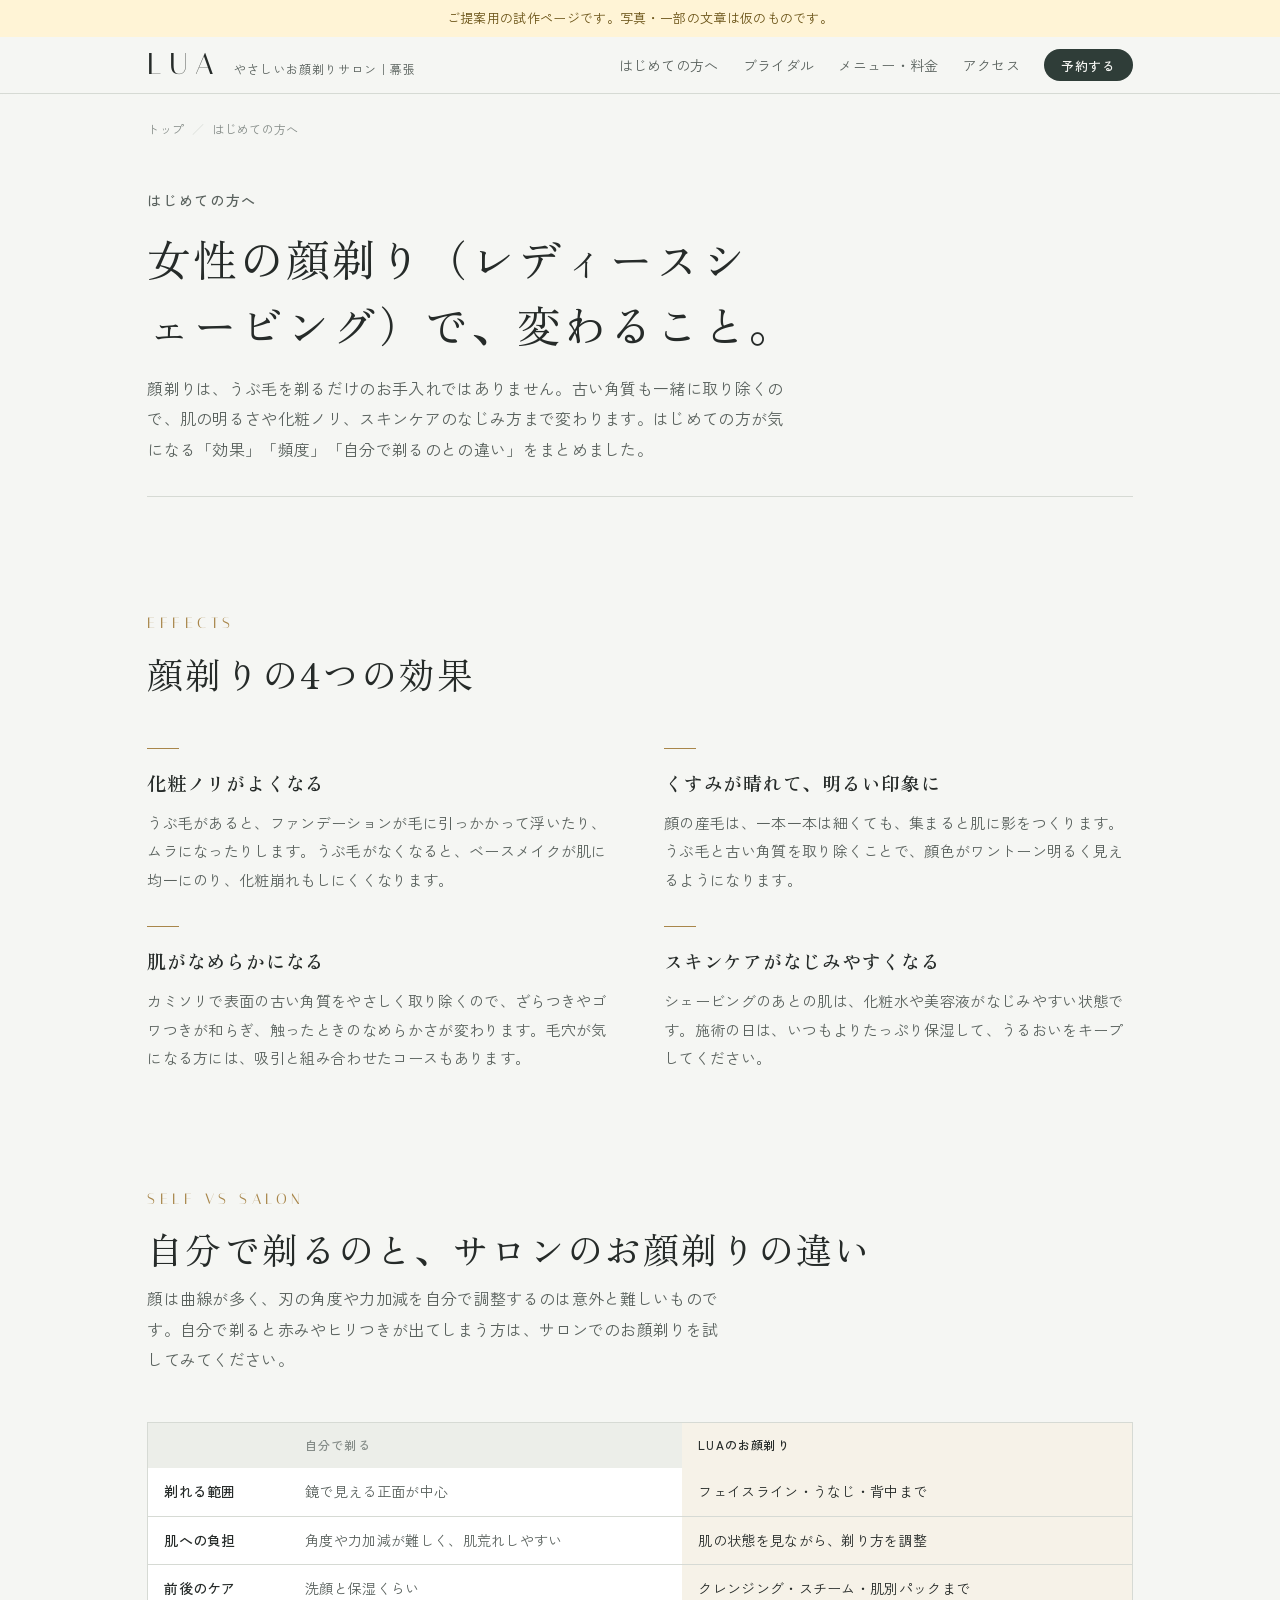
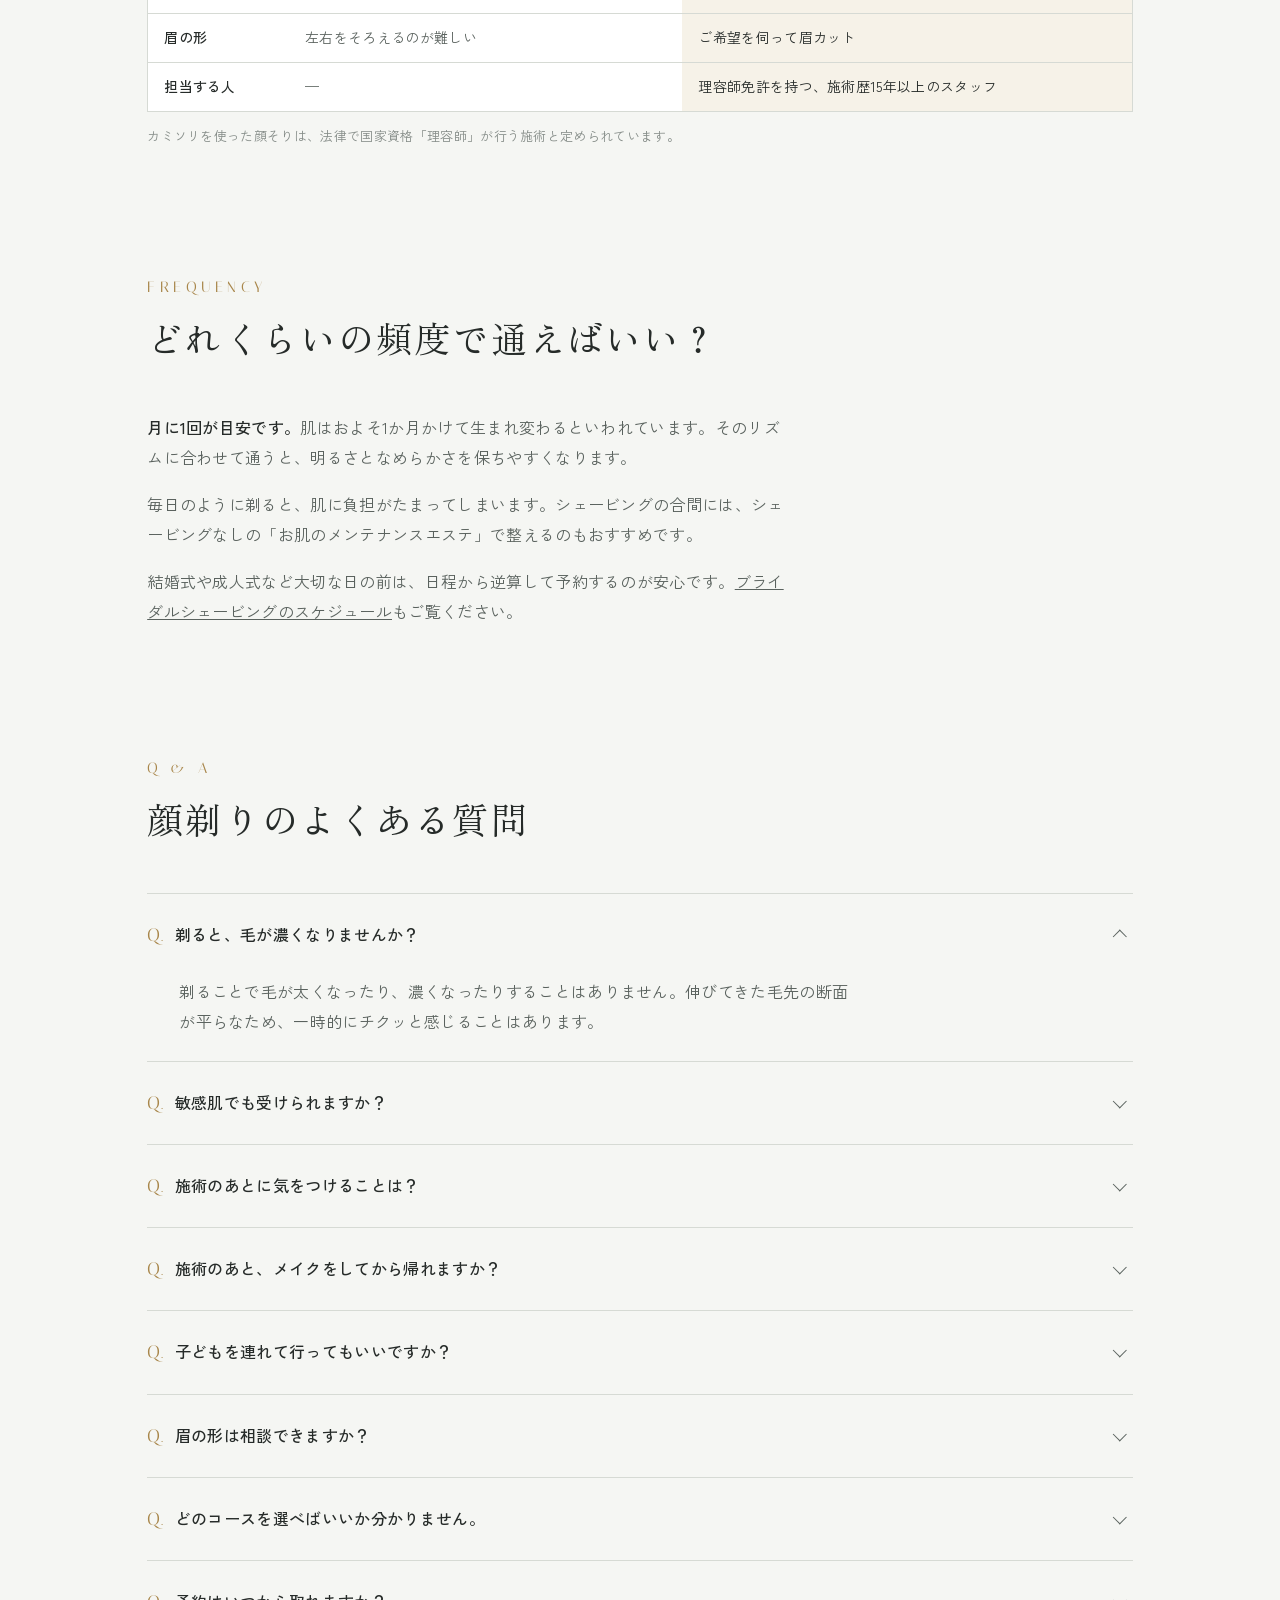
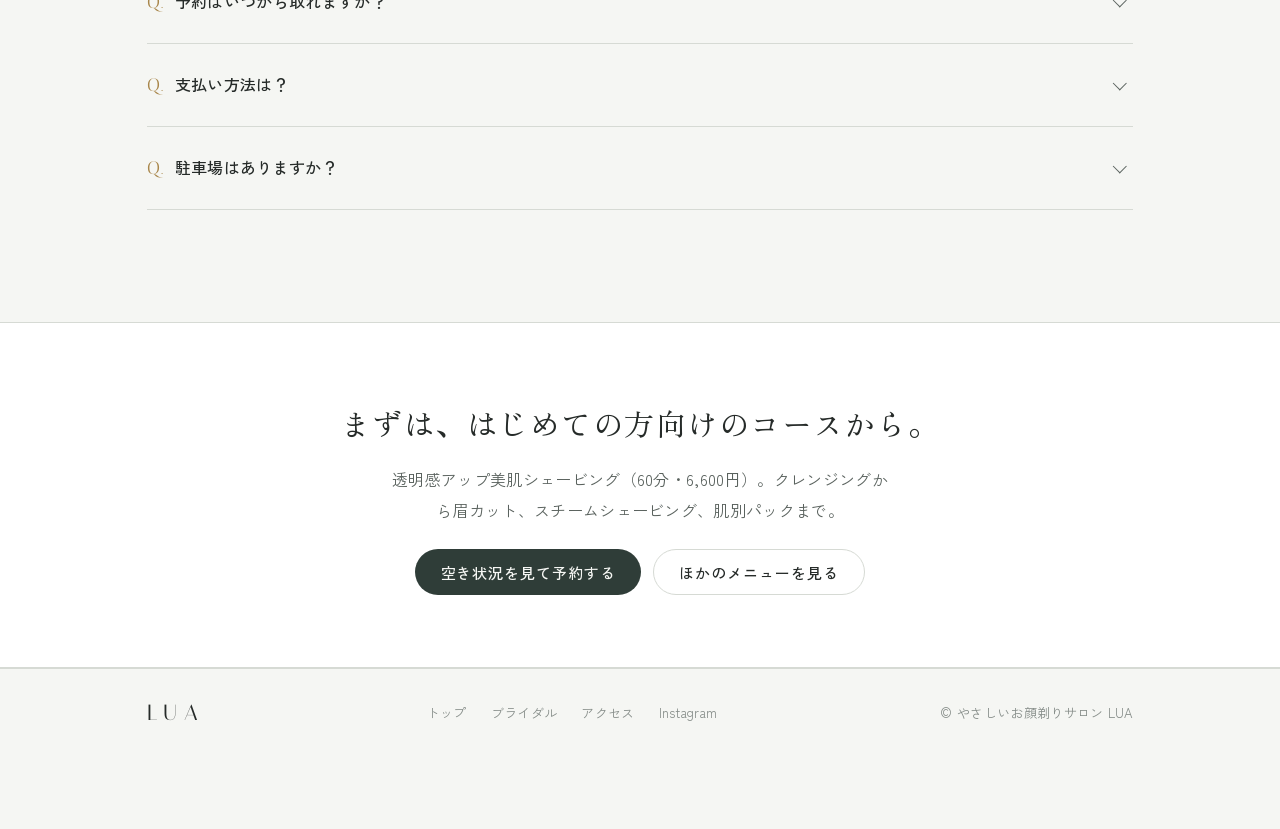
<file: first/index.html>
<!doctype html>
<html lang="ja">
<head>
<meta charset="utf-8">
<meta name="viewport" content="width=device-width, initial-scale=1">
<meta name="color-scheme" content="light">
<meta name="robots" content="noindex">  <!-- 試作の間だけ。本番公開時に削除 -->
<title>女性の顔剃りの効果と頻度｜はじめてのレディースシェービング｜幕張 LUA</title>
<meta name="description" content="女性の顔剃り（レディースシェービング）で、化粧ノリ・くすみ・毛穴はどう変わる？自分で剃るのとサロンの違い、通う頻度、よくある質問を、幕張のお顔剃りサロンLUAがまとめました。">
<link rel="canonical" href="https://lua-makuhari.jp/first/">
<meta property="og:type" content="article">
<meta property="og:locale" content="ja_JP">
<meta property="og:site_name" content="やさしいお顔剃りサロン LUA">
<meta property="og:title" content="女性の顔剃りの効果と頻度｜はじめてのレディースシェービング">
<meta property="og:description" content="化粧ノリ・くすみ・毛穴はどう変わる？自分で剃るのとの違い、通う頻度、よくある質問。">
<meta property="og:url" content="https://lua-makuhari.jp/first/">
<meta name="twitter:card" content="summary">
<link rel="preconnect" href="https://fonts.googleapis.com">
<link rel="preconnect" href="https://fonts.gstatic.com" crossorigin>
<link rel="stylesheet" href="https://fonts.googleapis.com/css2?family=Italiana&family=Zen+Kaku+Gothic+New:wght@400;500;700&family=Zen+Old+Mincho:wght@400;600&display=swap">
<link rel="stylesheet" href="../assets/style.css">
<script type="application/ld+json">
{
  "@context": "https://schema.org",
  "@type": "BreadcrumbList",
  "itemListElement": [
    { "@type": "ListItem", "position": 1, "name": "トップ", "item": "https://lua-makuhari.jp/" },
    { "@type": "ListItem", "position": 2, "name": "はじめての方へ", "item": "https://lua-makuhari.jp/first/" }
  ]
}
</script>
</head>
<body>

<div class="draft-bar">ご提案用の試作ページです。写真・一部の文章は仮のものです。</div>

<header class="site-head">
  <div class="wrap">
    <a class="brand" href="../index.html" aria-label="LUA トップへ">
      <span class="brand-mark">LUA</span>
      <span class="brand-sub">やさしいお顔剃りサロン｜幕張</span>
    </a>
    <nav class="nav" aria-label="サイト内メニュー">
      <a href="index.html" aria-current="page">はじめての方へ</a>
      <a href="../bridal/index.html">ブライダル</a>
      <a href="../index.html#menu">メニュー・料金</a>
      <a href="../index.html#access">アクセス</a>
      <a class="btn btn-primary btn-sm" href="https://lua-makuhari.stores.jp/reserve/Lua0602/2337640/book/course_type" target="_blank" rel="noopener">予約する</a>
    </nav>
  </div>
</header>

<main>
  <div class="wrap">
    <nav class="crumbs" aria-label="現在の位置">
      <ol><li><a href="../index.html">トップ</a></li><li aria-current="page">はじめての方へ</li></ol>
    </nav>
    <div class="page-hero">
      <p class="eyebrow">はじめての方へ</p>
      <h1>女性の顔剃り（レディースシェービング）で、変わること。</h1>
      <p>顔剃りは、うぶ毛を剃るだけのお手入れではありません。古い角質も一緒に取り除くので、肌の明るさや化粧ノリ、スキンケアのなじみ方まで変わります。はじめての方が気になる「効果」「頻度」「自分で剃るのとの違い」をまとめました。</p>
    </div>
  </div>

  <section class="block" id="effects">
    <div class="wrap">
      <div class="sec-head">
        <span class="sec-kicker">Effects</span>
        <h2>顔剃りの4つの効果</h2>
      </div>
      <div class="effects">
        <div class="effect">
          <h3>化粧ノリがよくなる</h3>
          <p>うぶ毛があると、ファンデーションが毛に引っかかって浮いたり、ムラになったりします。うぶ毛がなくなると、ベースメイクが肌に均一にのり、化粧崩れもしにくくなります。</p>
        </div>
        <div class="effect">
          <h3>くすみが晴れて、明るい印象に</h3>
          <p>顔の産毛は、一本一本は細くても、集まると肌に影をつくります。うぶ毛と古い角質を取り除くことで、顔色がワントーン明るく見えるようになります。</p>
        </div>
        <div class="effect">
          <h3>肌がなめらかになる</h3>
          <p>カミソリで表面の古い角質をやさしく取り除くので、ざらつきやゴワつきが和らぎ、触ったときのなめらかさが変わります。毛穴が気になる方には、吸引と組み合わせたコースもあります。</p>
        </div>
        <div class="effect">
          <h3>スキンケアがなじみやすくなる</h3>
          <p>シェービングのあとの肌は、化粧水や美容液がなじみやすい状態です。施術の日は、いつもよりたっぷり保湿して、うるおいをキープしてください。</p>
        </div>
      </div>
    </div>
  </section>

  <section class="block" id="self">
    <div class="wrap">
      <div class="sec-head">
        <span class="sec-kicker">Self vs Salon</span>
        <h2>自分で剃るのと、サロンのお顔剃りの違い</h2>
        <p>顔は曲線が多く、刃の角度や力加減を自分で調整するのは意外と難しいものです。自分で剃ると赤みやヒリつきが出てしまう方は、サロンでのお顔剃りを試してみてください。</p>
      </div>
      <div class="table-wrap">
        <table class="data">
          <thead><tr><th scope="col"></th><th scope="col">自分で剃る</th><th scope="col" class="us">LUAのお顔剃り</th></tr></thead>
          <tbody>
            <tr><th scope="row">剃れる範囲</th><td>鏡で見える正面が中心</td><td class="us">フェイスライン・うなじ・背中まで</td></tr>
            <tr><th scope="row">肌への負担</th><td>角度や力加減が難しく、肌荒れしやすい</td><td class="us">肌の状態を見ながら、剃り方を調整</td></tr>
            <tr><th scope="row">前後のケア</th><td>洗顔と保湿くらい</td><td class="us">クレンジング・スチーム・肌別パックまで</td></tr>
            <tr><th scope="row">眉の形</th><td>左右をそろえるのが難しい</td><td class="us">ご希望を伺って眉カット</td></tr>
            <tr><th scope="row">担当する人</th><td>—</td><td class="us">理容師免許を持つ、施術歴15年以上のスタッフ</td></tr>
          </tbody>
        </table>
      </div>
      <p class="table-note">カミソリを使った顔そりは、法律で国家資格「理容師」が行う施術と定められています。</p>
    </div>
  </section>

  <section class="block" id="frequency">
    <div class="wrap prose">
      <div class="sec-head">
        <span class="sec-kicker">Frequency</span>
        <h2>どれくらいの頻度で通えばいい？</h2>
      </div>
      <p><strong>月に1回が目安です。</strong>肌はおよそ1か月かけて生まれ変わるといわれています。そのリズムに合わせて通うと、明るさとなめらかさを保ちやすくなります。</p>
      <p>毎日のように剃ると、肌に負担がたまってしまいます。シェービングの合間には、シェービングなしの「お肌のメンテナンスエステ」で整えるのもおすすめです。</p>
      <p>結婚式や成人式など大切な日の前は、日程から逆算して予約するのが安心です。<a href="../bridal/index.html">ブライダルシェービングのスケジュール</a>もご覧ください。</p>
    </div>
  </section>

  <section class="block" id="faq">
    <div class="wrap">
      <div class="sec-head">
        <span class="sec-kicker">Q &amp; A</span>
        <h2>顔剃りのよくある質問</h2>
      </div>
      <div class="faq">
        <details open>
          <summary>剃ると、毛が濃くなりませんか？</summary>
          <p>剃ることで毛が太くなったり、濃くなったりすることはありません。伸びてきた毛先の断面が平らなため、一時的にチクッと感じることはあります。</p>
        </details>
        <details>
          <summary>敏感肌でも受けられますか？</summary>
          <p>お肌の状態を見ながら、やさしく施術します。ご不安な方は、無料のパッチテストで事前に確かめることもできます。当日に日焼け・赤み・炎症がある場合は、内容を変更またはお断りすることがあります。</p>
        </details>
        <details>
          <summary>施術のあとに気をつけることは？</summary>
          <p>シェービング後のお肌は、化粧水や美容液がなじみやすい状態です。いつもよりたっぷり保湿して、うるおいをキープしてください。</p>
        </details>
        <details>
          <summary>施術のあと、メイクをしてから帰れますか？</summary>
          <p>はい。メイクブースがあるので、お直ししてからそのままお出かけいただけます。</p>
        </details>
        <details>
          <summary>子どもを連れて行ってもいいですか？</summary>
          <p>はい、お子さま連れでもお越しいただけます。完全個室なので、周りを気にせず過ごしていただけます。</p>
        </details>
        <details>
          <summary>眉の形は相談できますか？</summary>
          <p>はい。多くのコースに眉カットが含まれています。ご希望の形を伺ってから整えます。</p>
        </details>
        <details>
          <summary>どのコースを選べばいいか分かりません。</summary>
          <p>はじめての方には「透明感アップ美肌シェービング」（60分・6,600円）がおすすめです。迷ったときは、当日のカウンセリングで一緒に決めることもできます。</p>
        </details>
        <details>
          <summary>予約はいつから取れますか？</summary>
          <p>前月の15日0時から、ご来店の2時間前まで予約ページで受け付けています。日程変更・キャンセルは前日までにお願いします。</p>
        </details>
        <details>
          <summary>支払い方法は？</summary>
          <p>現金のほか、クレジットカード（Visa／Mastercard／JCB／American Express）がご利用いただけます。</p>
        </details>
        <details>
          <summary>駐車場はありますか？</summary>
          <p>専用駐車場はありません。近くのコインパーキングをご利用ください。自転車は一時的に停められるスペースがあります。</p>
        </details>
      </div>
    </div>
  </section>

  <section class="page-cta">
    <div class="wrap">
      <h2>まずは、はじめての方向けのコースから。</h2>
      <p>透明感アップ美肌シェービング（60分・6,600円）。クレンジングから眉カット、スチームシェービング、肌別パックまで。</p>
      <div class="hero-cta">
        <a class="btn btn-primary" href="https://lua-makuhari.stores.jp/reserve/Lua0602/2337640/book/course_type" target="_blank" rel="noopener">空き状況を見て予約する</a>
        <a class="btn btn-ghost" href="../index.html#menu">ほかのメニューを見る</a>
      </div>
    </div>
  </section>
</main>

<footer class="site-foot">
  <div class="wrap">
    <span class="brand-mark">LUA</span>
    <div class="foot-links">
      <a href="../index.html">トップ</a>
      <a href="../bridal/index.html">ブライダル</a>
      <a href="../index.html#access">アクセス</a>
      <a href="https://www.instagram.com/lua_esthetic.makuhari/" target="_blank" rel="noopener">Instagram</a>
    </div>
    <span>© やさしいお顔剃りサロン LUA</span>
  </div>
</footer>

<div class="dock">
  <a class="btn btn-ghost" href="tel:08044722431">電話する</a>
  <a class="btn btn-primary" href="https://lua-makuhari.stores.jp/reserve/Lua0602/2337640/book/course_type" target="_blank" rel="noopener">予約する</a>
</div>

</body>
</html>
</file>
<file: assets/style.css>
:root {
  --bg: #F5F6F3;
  --surface: #FFFFFF;
  --surface-2: #ECEEE9;
  --ink: #262B29;
  --ink-2: #5A625E;
  --ink-3: #858C88;
  --line: #D6DAD4;
  --brass: #A8864A;
  --brass-soft: #EFE7D6;
  --cta: #2F3D38;
  --cta-ink: #F5F6F3;
  --draft: #FFF4D6;
  --draft-ink: #6B5418;

  --f-display: "Zen Old Mincho", "Hiragino Mincho ProN", "Yu Mincho", serif;
  --f-body: "Zen Kaku Gothic New", "Hiragino Sans", "Yu Gothic", "Meiryo", sans-serif;
  --f-mark: "Italiana", "Didot", "Times New Roman", serif;

  --s-1: 0.25rem; --s-2: 0.5rem; --s-3: 0.75rem; --s-4: 1rem; --s-5: 1.5rem;
  --s-6: 2rem; --s-7: 3rem; --s-8: 4.5rem; --s-9: 7rem;
  --wrap: 68rem;
}


*, *::before, *::after { box-sizing: border-box; }
html { scroll-behavior: smooth; scroll-padding-top: 5rem; }
@media (prefers-reduced-motion: reduce) { html { scroll-behavior: auto; } }
body {
  margin: 0;
  background: var(--bg);
  color: var(--ink);
  font-family: var(--f-body);
  font-size: 1rem;
  line-height: 1.9;
  letter-spacing: 0.02em;
  -webkit-font-smoothing: antialiased;
}
a { color: inherit; }
a:focus-visible, button:focus-visible, summary:focus-visible {
  outline: 2px solid var(--brass); outline-offset: 3px; border-radius: 2px;
}
.wrap { max-width: var(--wrap); margin-inline: auto; padding-inline: max(1.25rem, 4vw); }

/* ---------- draft notice ---------- */
.draft-bar {
  background: var(--draft); color: var(--draft-ink);
  font-size: 0.8125rem; line-height: 1.6; text-align: center;
  padding: var(--s-2) var(--s-4);
}

/* ---------- header ---------- */
.site-head {
  position: sticky; top: 0; z-index: 20;
  background: color-mix(in srgb, var(--bg) 88%, transparent);
  backdrop-filter: blur(10px);
  border-bottom: 1px solid var(--line);
}
.site-head .wrap {
  display: flex; align-items: center; justify-content: space-between; gap: var(--s-4);
  padding-block: var(--s-3);
}
.brand { display: flex; align-items: baseline; gap: var(--s-3); text-decoration: none; }
.brand-mark { font-family: var(--f-mark); font-size: 1.875rem; letter-spacing: 0.28em; line-height: 1; }
.brand-sub { font-size: 0.75rem; color: var(--ink-2); letter-spacing: 0.08em; }
.nav { display: flex; align-items: center; gap: var(--s-5); font-size: 0.875rem; }
.nav a:not(.btn) { text-decoration: none; color: var(--ink-2); }
.nav a:not(.btn):hover { color: var(--ink); }

.btn {
  display: inline-flex; align-items: center; justify-content: center; gap: var(--s-2);
  font: 500 0.9375rem/1 var(--f-body); letter-spacing: 0.06em;
  text-decoration: none; border-radius: 999px;
  padding: 0.95em 1.7em; transition: transform .2s ease, background-color .2s ease;
}
.btn-primary { background: var(--cta); color: var(--cta-ink); }
.btn-primary:hover { transform: translateY(-1px); }
.btn-ghost { border: 1px solid var(--line); color: var(--ink); background: var(--surface); }
.btn-ghost:hover { border-color: var(--ink-3); }
.btn-sm { font-size: 0.8125rem; padding: 0.75em 1.3em; }

/* ---------- hero ---------- */
.hero { overflow-x: clip; }
.hero .wrap {
  display: grid; grid-template-columns: 1.1fr 0.9fr; align-items: center;
  gap: var(--s-7); padding-block: var(--s-8) var(--s-8);
}
.eyebrow {
  font: 500 0.875rem/1.7 var(--f-body); letter-spacing: 0.12em; color: var(--brass);
  margin: 0 0 var(--s-4); text-wrap: balance;
}
.hero-catch {
  font-family: var(--f-display); font-weight: 400;
  font-size: clamp(2rem, 1.2rem + 3.4vw, 3.5rem);
  line-height: 1.45; letter-spacing: 0.06em; margin: 0 0 var(--s-5);
  text-wrap: balance;
}
.nw { display: inline-block; }
.hero-lead { color: var(--ink-2); max-width: 30em; margin: 0 0 var(--s-6); }
.hero-cta { display: flex; flex-wrap: wrap; gap: var(--s-3); }

/* the mirror */
.mirror { position: relative; justify-self: center; width: min(100%, 26rem); }
.mirror::before {
  content: ""; position: absolute; inset: -4% -4% auto auto;
  width: 100%; aspect-ratio: 1; border-radius: 50%;
  border: 1px solid var(--brass); opacity: .7;
}
.mirror-glass {
  position: relative; width: 100%; aspect-ratio: 1; border-radius: 50%; overflow: hidden;
  background:
    radial-gradient(120% 90% at 30% 25%, var(--surface) 0%, transparent 55%),
    linear-gradient(160deg, var(--surface-2), var(--brass-soft));
  display: grid; place-items: center; text-align: center;
  box-shadow: 0 30px 60px -40px rgba(38, 43, 41, .45);
}
.ph-label {
  font-size: 0.75rem; letter-spacing: 0.12em; color: var(--ink-3);
  border: 1px dashed var(--ink-3); border-radius: 999px; padding: 0.4em 1em;
}
.mirror-glass img {
  width: 100%; height: 100%; object-fit: cover; object-position: center 55%; display: block;
}
.mirror-handle {
  position: absolute; left: 50%; bottom: -3.2rem; transform: translateX(-50%);
  width: 1px; height: 3.2rem; background: var(--brass); opacity: .7;
}

/* facts row */
.facts { border-block: 1px solid var(--line); background: var(--surface); }
.facts dl {
  margin: 0; display: grid; grid-template-columns: repeat(4, 1fr);
}
.facts div { padding: var(--s-5) var(--s-4); text-align: center; }
.facts div + div { border-left: 1px solid var(--line); }
.facts dt { font-size: 0.75rem; color: var(--ink-3); letter-spacing: 0.1em; }
.facts dd { margin: 0; font-family: var(--f-display); font-size: 1.125rem; line-height: 1.5; }
.stars { color: var(--brass); letter-spacing: 0.1em; }

/* ---------- sections ---------- */
section.block { padding-block: var(--s-9) 0; }
.sec-head { display: grid; gap: var(--s-2); margin-bottom: var(--s-7); }
.sec-kicker { font-family: var(--f-mark); font-size: 0.9375rem; letter-spacing: 0.3em; color: var(--brass); text-transform: uppercase; }
.sec-head h2 {
  font-family: var(--f-display); font-weight: 400; margin: 0;
  font-size: clamp(1.5rem, 1.1rem + 1.6vw, 2.25rem); line-height: 1.5; letter-spacing: 0.06em;
  text-wrap: balance;
}
.sec-head p { margin: 0; color: var(--ink-2); max-width: 36em; }

/* license note */
.license {
  display: grid; grid-template-columns: auto 1fr; gap: var(--s-6); align-items: center;
  background: var(--surface); border: 1px solid var(--line); border-radius: 4px;
  padding: var(--s-6);
}
.license-seal {
  width: 6.5rem; aspect-ratio: 1; border-radius: 50%;
  border: 1px solid var(--brass); display: grid; place-items: center; text-align: center;
  font-family: var(--f-display); font-size: 0.8125rem; line-height: 1.5; color: var(--brass);
}
.license h3 { font-family: var(--f-display); font-weight: 600; font-size: 1.1875rem; margin: 0 0 var(--s-2); letter-spacing: 0.04em; }
.license p { margin: 0; color: var(--ink-2); max-width: 40em; }

/* benefits */
.benefits { display: grid; grid-template-columns: repeat(3, 1fr); gap: var(--s-6); margin-top: var(--s-7); }
.benefit h3 { font-family: var(--f-display); font-weight: 600; font-size: 1.125rem; margin: 0 0 var(--s-2); letter-spacing: 0.04em; }
.benefit p { margin: 0; color: var(--ink-2); font-size: 0.9375rem; }
.benefit::before { content: ""; display: block; width: 2rem; height: 1px; background: var(--brass); margin-bottom: var(--s-4); }

/* flow */
.flow { list-style: none; margin: 0; padding: 0; display: grid; grid-template-columns: repeat(6, 1fr); gap: var(--s-3); counter-reset: step; }
.flow li { counter-increment: step; border-top: 1px solid var(--ink); padding-top: var(--s-3); }
.flow li::before { content: counter(step); font-family: var(--f-mark); font-size: 1.5rem; color: var(--brass); display: block; line-height: 1.2; }
.flow b { display: block; font-weight: 500; font-size: 0.9375rem; }
.flow span { display: block; font-size: 0.8125rem; color: var(--ink-2); line-height: 1.7; margin-top: var(--s-1); }

/* menu */
.chips { display: flex; flex-wrap: wrap; gap: var(--s-2); margin-bottom: var(--s-7); }
.chip {
  font-size: 0.8125rem; text-decoration: none; padding: 0.5em 1.1em; border-radius: 999px;
  border: 1px solid var(--line); background: var(--surface); color: var(--ink);
}
.chip:hover { border-color: var(--brass); }
.menu-group {
  display: grid; grid-template-columns: 14rem 1fr; gap: var(--s-6);
  padding-block: var(--s-6); border-top: 1px solid var(--line);
}
.menu-group:last-of-type { border-bottom: 1px solid var(--line); }
.mg-title h3 { font-family: var(--f-display); font-weight: 600; font-size: 1.1875rem; margin: 0; letter-spacing: 0.04em; line-height: 1.5; }
.mg-title p { margin: var(--s-1) 0 0; font-size: 0.8125rem; color: var(--ink-2); line-height: 1.7; }
.items { list-style: none; margin: 0; padding: 0; display: grid; gap: var(--s-5); }
.item-top { display: flex; align-items: baseline; gap: var(--s-3); }
.item-name { font-weight: 500; }
.item-lead { flex: 1; border-bottom: 1px dotted var(--ink-3); transform: translateY(-0.3em); min-width: 1.5rem; }
.item-price { font-variant-numeric: tabular-nums; white-space: nowrap; font-weight: 500; }
.item-price small { font-weight: 400; color: var(--ink-3); font-size: 0.8125rem; margin-right: var(--s-2); }
.item-desc { margin: var(--s-1) 0 0; font-size: 0.8125rem; color: var(--ink-2); line-height: 1.75; }
.tag {
  display: inline-block; font-size: 0.6875rem; letter-spacing: 0.06em; line-height: 1;
  padding: 0.35em 0.7em; border-radius: 999px; background: var(--brass-soft); color: var(--brass);
  vertical-align: 0.15em; margin-left: var(--s-2); white-space: nowrap;
}
.menu-note { font-size: 0.8125rem; color: var(--ink-2); margin-top: var(--s-5); }

/* voices */
.voices { display: grid; grid-template-columns: repeat(3, 1fr); gap: var(--s-5); }
.voice {
  margin: 0; background: var(--surface); border: 1px solid var(--line); border-radius: 4px;
  padding: var(--s-6) var(--s-5) var(--s-5); display: flex; flex-direction: column; gap: var(--s-4);
}
.voice blockquote { margin: 0; font-family: var(--f-display); font-size: 1rem; line-height: 2; }
.voice figcaption { margin-top: auto; font-size: 0.75rem; color: var(--ink-3); letter-spacing: 0.06em; }

/* owner */
.owner { display: grid; grid-template-columns: 0.8fr 1.2fr; gap: var(--s-7); align-items: center; }
.owner-photo {
  aspect-ratio: 4 / 5; max-width: 100%; border-radius: 999px 999px 4px 4px;
  background: linear-gradient(170deg, var(--surface-2), var(--brass-soft));
  display: grid; place-items: center;
}
.owner h3 { font-family: var(--f-display); font-weight: 400; font-size: 1.5rem; margin: 0 0 var(--s-4); letter-spacing: 0.06em; }
.owner p { margin: 0 0 var(--s-4); color: var(--ink-2); max-width: 34em; }
.fill-in {
  background: var(--draft); color: var(--draft-ink); border-radius: 2px;
  padding: 0.1em 0.4em; font-size: 0.9375rem;
}

/* faq */
.faq { display: grid; gap: 0; border-top: 1px solid var(--line); }
.faq details { border-bottom: 1px solid var(--line); }
.faq summary {
  cursor: pointer; list-style: none; padding: var(--s-5) 2.5rem var(--s-5) 0; position: relative;
  font-weight: 500;
}
.faq summary::-webkit-details-marker { display: none; }
.faq summary::before { content: "Q."; font-family: var(--f-mark); color: var(--brass); margin-right: var(--s-3); font-size: 1.125rem; }
.faq summary::after {
  content: ""; position: absolute; right: 0.5rem; top: 50%; width: 0.6rem; height: 0.6rem;
  border-right: 1px solid var(--ink-2); border-bottom: 1px solid var(--ink-2);
  transform: translateY(-70%) rotate(45deg); transition: transform .2s ease;
}
.faq details[open] summary::after { transform: translateY(-30%) rotate(225deg); }
.faq details p { margin: 0 0 var(--s-5); padding-left: 2rem; color: var(--ink-2); max-width: 44em; }

/* access */
.access { display: grid; grid-template-columns: 1fr 1fr; gap: var(--s-7); align-items: start; }
.info { margin: 0; display: grid; gap: 0; border-top: 1px solid var(--line); }
.info div { display: grid; grid-template-columns: 7rem 1fr; gap: var(--s-4); padding-block: var(--s-4); border-bottom: 1px solid var(--line); }
.info dt { font-size: 0.8125rem; color: var(--ink-3); letter-spacing: 0.08em; padding-top: 0.15em; }
.info dd { margin: 0; font-size: 0.9375rem; line-height: 1.8; }
.info dd small { display: block; color: var(--ink-2); font-size: 0.8125rem; }
.map-card {
  background: var(--surface); border: 1px solid var(--line); border-radius: 4px; padding: var(--s-6);
  display: grid; gap: var(--s-4);
}
.map-card h3 { font-family: var(--f-display); font-weight: 600; font-size: 1.125rem; margin: 0; }
.map-card .route { margin: 0; color: var(--ink-2); font-size: 0.9375rem; line-height: 1.9; }
.map-card .route strong { color: var(--ink); font-weight: 500; }
.map-card ul { margin: 0; padding-left: 1.2em; color: var(--ink-2); font-size: 0.9375rem; }
.map-card li + li { margin-top: var(--s-2); }

/* final cta */
.closing { text-align: center; padding-block: var(--s-9); }
.closing h2 {
  font-family: var(--f-display); font-weight: 400; margin: 0 0 var(--s-4);
  font-size: clamp(1.5rem, 1.1rem + 1.6vw, 2.25rem); letter-spacing: 0.06em; text-wrap: balance;
}
.closing p { color: var(--ink-2); margin: 0 auto var(--s-6); max-width: 32em; }
.closing .hero-cta { justify-content: center; }

.site-foot { border-top: 1px solid var(--line); padding-block: var(--s-6) calc(var(--s-6) + 4.5rem); font-size: 0.8125rem; color: var(--ink-3); }
.site-foot .wrap { display: flex; flex-wrap: wrap; gap: var(--s-4); justify-content: space-between; align-items: center; }
.site-foot .brand-mark { font-size: 1.375rem; color: var(--ink); }
.foot-links { display: flex; flex-wrap: wrap; gap: var(--s-2) var(--s-5); }
.foot-links a { text-decoration: none; }

/* sticky mobile cta */
.dock {
  position: fixed; left: 0; right: 0; bottom: 0; z-index: 30;
  display: none; gap: var(--s-2);
  padding: var(--s-3) max(1rem, 4vw) calc(var(--s-3) + env(safe-area-inset-bottom));
  background: color-mix(in srgb, var(--bg) 92%, transparent); backdrop-filter: blur(10px);
  border-top: 1px solid var(--line);
}
.dock .btn { flex: 1; padding-block: 1em; }

/* ---------- responsive ---------- */
@media (max-width: 860px) {
  .nav a:not(.btn) { display: none; }
  .hero .wrap { grid-template-columns: 1fr; gap: var(--s-8); padding-block: var(--s-7) var(--s-8); }
  .mirror { width: min(78%, 20rem); order: -1; }
  .facts dl { grid-template-columns: repeat(2, 1fr); }
  .facts div:nth-child(3) { border-left: 0; }
  .facts div:nth-child(n+3) { border-top: 1px solid var(--line); }
  .benefits, .voices { grid-template-columns: 1fr; }
  .flow { grid-template-columns: repeat(3, 1fr); row-gap: var(--s-5); }
  .menu-group { grid-template-columns: 1fr; gap: var(--s-4); }
  .owner, .access { grid-template-columns: 1fr; gap: var(--s-6); }
  .owner-photo { width: min(70%, 16rem); }
  .dock { display: flex; }
}
@media (max-width: 520px) {
  body { font-size: 0.9375rem; }
  .brand-sub { display: none; }
  .license { grid-template-columns: 1fr; justify-items: start; padding: var(--s-5); }
  .license-seal { width: 5.5rem; }
  .flow { grid-template-columns: repeat(2, 1fr); }
  .info div { grid-template-columns: 5.5rem 1fr; }
  .item-top { flex-wrap: wrap; row-gap: 0; }
  .item-name { flex-basis: 100%; }
  .item-lead { display: none; }
  .item-price { margin-left: auto; }
  section.block { padding-block: var(--s-8) 0; }
}

/* ---------- needs (top) ---------- */
.needs { list-style: none; margin: 0; padding: 0; display: grid; grid-template-columns: repeat(2, 1fr); border-top: 1px solid var(--line); }
.needs li { border-bottom: 1px solid var(--line); }
.needs li:nth-child(odd) { border-right: 1px solid var(--line); }
.needs a {
  display: grid; grid-template-columns: 1fr auto; gap: var(--s-3); align-items: baseline;
  padding: var(--s-5) var(--s-4); text-decoration: none; height: 100%;
}
.needs a:hover { background: var(--surface); }
.needs b { display: block; font-family: var(--f-display); font-weight: 600; font-size: 1.0625rem; letter-spacing: 0.03em; }
.needs span { display: block; font-size: 0.8125rem; color: var(--ink-2); line-height: 1.7; margin-top: var(--s-1); }
.needs i { font-style: normal; color: var(--brass); font-size: 0.875rem; }

.more-link { display: inline-flex; gap: var(--s-2); margin-top: var(--s-5); font-size: 0.9375rem; color: var(--ink); text-underline-offset: 0.25em; }
.more-link::after { content: "→"; color: var(--brass); }

/* ---------- sub pages ---------- */
.crumbs { font-size: 0.75rem; color: var(--ink-3); padding-top: var(--s-5); }
.crumbs ol { list-style: none; margin: 0; padding: 0; display: flex; flex-wrap: wrap; gap: var(--s-2); }
.crumbs li + li::before { content: "／"; margin-right: var(--s-2); color: var(--line); }
.crumbs a { text-decoration: none; }
.crumbs a:hover { text-decoration: underline; }

.page-hero { padding-block: var(--s-7) var(--s-6); border-bottom: 1px solid var(--line); }
.page-hero h1 {
  font-family: var(--f-display); font-weight: 400; margin: 0 0 var(--s-4);
  font-size: clamp(1.625rem, 1.1rem + 2.4vw, 2.75rem); line-height: 1.5; letter-spacing: 0.05em; text-wrap: balance;
}
.page-hero p { color: var(--ink-2); max-width: 40em; margin: 0; }
.page-hero .eyebrow { margin-bottom: var(--s-3); }

.prose p { max-width: 40em; color: var(--ink-2); margin: 0 0 var(--s-4); }
.prose p strong { color: var(--ink); font-weight: 500; }

/* effects list */
.effects { display: grid; grid-template-columns: repeat(2, 1fr); gap: var(--s-6) var(--s-7); }
.effect h3 { font-family: var(--f-display); font-weight: 600; font-size: 1.1875rem; margin: 0 0 var(--s-2); letter-spacing: 0.04em; }
.effect p { margin: 0; color: var(--ink-2); font-size: 0.9375rem; }
.effect::before { content: ""; display: block; width: 2rem; height: 1px; background: var(--brass); margin-bottom: var(--s-4); }

/* tables */
.table-wrap { overflow-x: auto; }
.data {
  width: 100%; border-collapse: collapse; font-size: 0.875rem; background: var(--surface);
  border: 1px solid var(--line); border-radius: 4px;
}
.data th, .data td { text-align: left; vertical-align: top; padding: var(--s-3) var(--s-4); border-bottom: 1px solid var(--line); line-height: 1.7; }
.data thead th { font-size: 0.75rem; letter-spacing: 0.1em; color: var(--ink-3); font-weight: 500; background: var(--surface-2); }
.data tbody th { font-weight: 500; white-space: nowrap; }
.data td { color: var(--ink-2); }
.data .us { color: var(--ink); background: color-mix(in srgb, var(--brass-soft) 55%, var(--surface)); }
.data tr:last-child th, .data tr:last-child td { border-bottom: 0; }
.matrix td { text-align: center; color: var(--ink); }
.matrix td.dim { color: var(--ink-3); }
.matrix .num { font-variant-numeric: tabular-nums; white-space: nowrap; }
.table-note { font-size: 0.8125rem; color: var(--ink-3); margin-top: var(--s-3); }

/* schedule */
.schedule { list-style: none; margin: 0; padding: 0; display: grid; }
.schedule li { display: grid; grid-template-columns: 11rem 1fr; gap: var(--s-5); padding-block: var(--s-5); border-top: 1px solid var(--line); }
.schedule li:last-child { border-bottom: 1px solid var(--line); }
.schedule .when { font-family: var(--f-display); font-weight: 600; font-size: 1.0625rem; line-height: 1.6; }
.schedule .when small { display: block; font-family: var(--f-body); font-weight: 400; font-size: 0.75rem; color: var(--ink-3); letter-spacing: 0.04em; }
.schedule b { display: block; font-weight: 500; }
.schedule p { margin: var(--s-1) 0 0; font-size: 0.875rem; color: var(--ink-2); max-width: 36em; }

.occasions { display: grid; grid-template-columns: repeat(3, 1fr); gap: var(--s-4); }
.occasion { background: var(--surface); border: 1px solid var(--line); border-radius: 4px; padding: var(--s-5); }
.occasion h3 { font-family: var(--f-display); font-weight: 600; font-size: 1.0625rem; margin: 0 0 var(--s-2); }
.occasion p { margin: 0; font-size: 0.875rem; color: var(--ink-2); line-height: 1.8; }

.caution { background: var(--surface-2); border-radius: 4px; padding: var(--s-5); font-size: 0.875rem; color: var(--ink-2); }
.caution h3 { font-size: 0.9375rem; font-weight: 500; color: var(--ink); margin: 0 0 var(--s-2); }
.caution ul { margin: 0; padding-left: 1.2em; display: grid; gap: var(--s-1); }

.page-cta { margin-top: var(--s-9); padding-block: var(--s-8); text-align: center; background: var(--surface); border-block: 1px solid var(--line); }
.page-cta h2 { font-family: var(--f-display); font-weight: 400; font-size: clamp(1.375rem, 1.1rem + 1.2vw, 1.875rem); letter-spacing: 0.05em; margin: 0 0 var(--s-3); text-wrap: balance; }
.page-cta p { color: var(--ink-2); margin: 0 auto var(--s-5); max-width: 32em; }
.page-cta .hero-cta { justify-content: center; }

@media (max-width: 860px) {
  .needs { grid-template-columns: 1fr; }
  .needs li:nth-child(odd) { border-right: 0; }
  .effects, .occasions { grid-template-columns: 1fr; }
  .schedule li { grid-template-columns: 1fr; gap: var(--s-2); }
}
</file>
